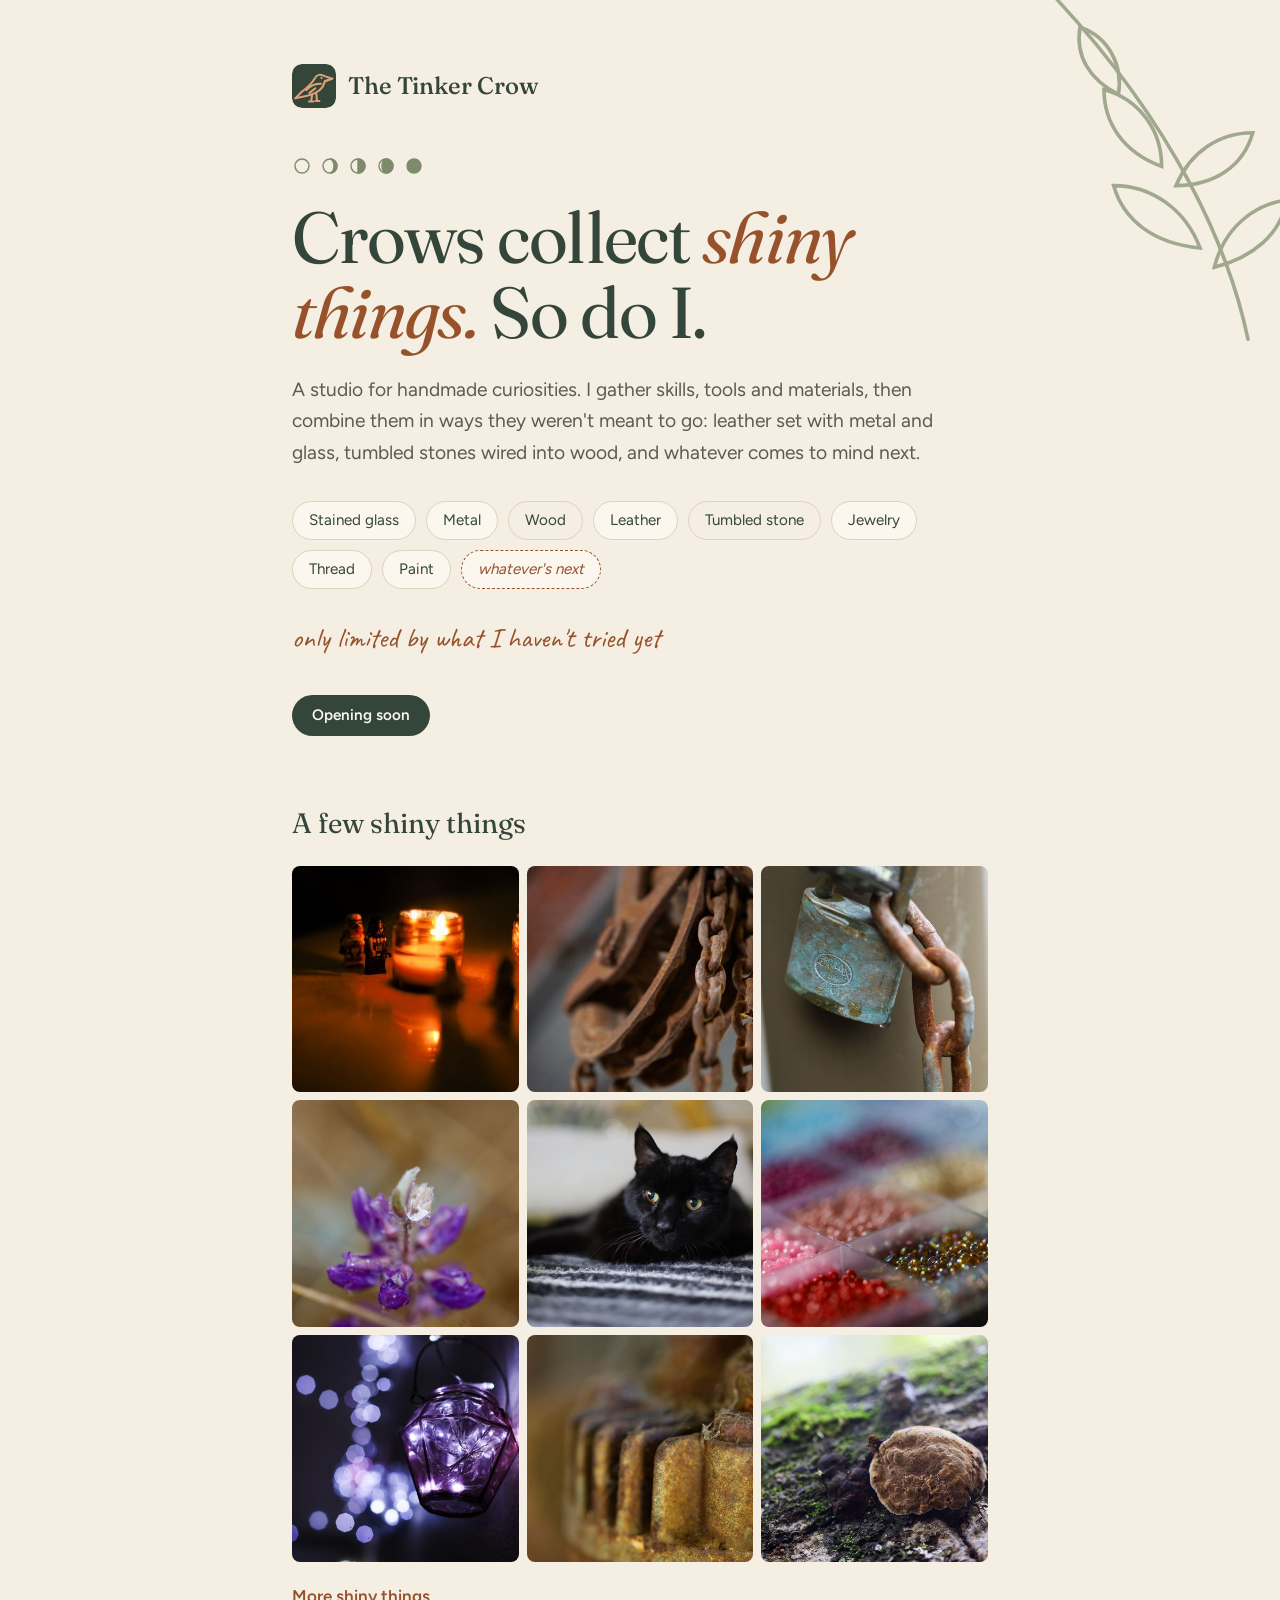
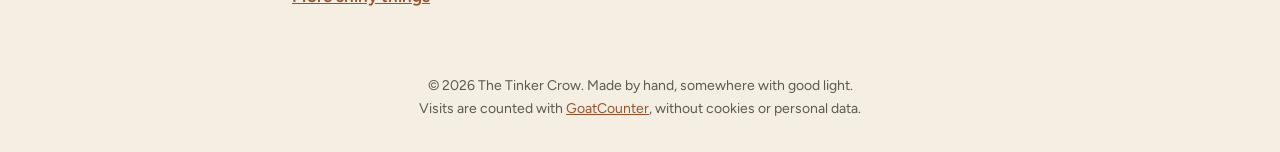
<file: index.html>
<!doctype html>
<html lang="en">
<head>
  <meta charset="utf-8">
  <meta name="viewport" content="width=device-width, initial-scale=1">
  <title>The Tinker Crow — handmade curiosities</title>
  <meta name="description" content="A studio for handmade curiosities: stained glass, metal, wood, leather, tumbled stone and thread, combined in ways they weren't meant to go. Opening soon.">
  <meta name="theme-color" content="#f4eee3" media="(prefers-color-scheme: light)">
  <meta name="theme-color" content="#1b221d" media="(prefers-color-scheme: dark)">
  <link rel="icon" href="/favicon.ico?v=1" sizes="32x32">
  <link rel="icon" href="/favicon.svg?v=2" type="image/svg+xml">
  <link rel="apple-touch-icon" href="/apple-touch-icon.png?v=1">
  <meta property="og:type" content="website">
  <meta property="og:url" content="https://thetinkercrow.com/">
  <meta property="og:title" content="The Tinker Crow — handmade curiosities">
  <meta property="og:description" content="Crows collect shiny things. So do I. Glass, metal, wood, leather, stone and thread, combined in ways they weren't meant to go.">
  <meta property="og:image" content="https://thetinkercrow.com/og-image.png?v=2">
  <meta name="twitter:card" content="summary_large_image">
  <link rel="stylesheet" href="/css/tokens.css">
  <link rel="stylesheet" href="/css/site.css">
  <link rel="canonical" href="https://thetinkercrow.com/">
</head>
<body>
  <div class="sprig" aria-hidden="true">
    <svg viewBox="0 0 120 150" fill="none" stroke="currentColor" stroke-width="1.5" stroke-linecap="round">
      <path d="M100 148C92 110 70 60 20 6"/>
      <path d="M80 110c-20-2-32-12-36-26 16 0 30 10 36 26z"/>
      <path d="M64 76c-16-6-24-18-24-32 14 4 24 16 24 32z"/>
      <path d="M46 46c-12-6-18-16-16-28 12 4 18 16 16 28z"/>
      <path d="M86 118c4-16 16-26 30-28-2 14-14 24-30 28z"/>
      <path d="M70 84c6-14 18-22 32-22-4 14-16 22-32 22z"/>
    </svg>
  </div>
  <main>
    <p class="wordmark"><img src="/favicon.svg?v=2" alt="">The Tinker Crow</p>
    <svg class="moons" viewBox="0 0 140 20" fill="none" stroke="currentColor" stroke-width="1.4" aria-hidden="true">
      <circle cx="10" cy="10" r="7"/>
      <circle cx="38" cy="10" r="7"/><path d="M38 3a7 7 0 0 1 0 14a4 7 0 0 0 0-14z" fill="currentColor"/>
      <circle cx="66" cy="10" r="7"/><path d="M66 3a7 7 0 0 1 0 14z" fill="currentColor"/>
      <circle cx="94" cy="10" r="7"/><path d="M94 3a7 7 0 0 1 0 14a4 7 0 0 1 0-14z" fill="currentColor"/>
      <circle cx="122" cy="10" r="7" fill="currentColor"/>
    </svg>
    <h1>Crows collect <em>shiny things.</em> So do I.</h1>
    <p class="lede">A studio for handmade curiosities. I gather skills, tools and materials, then combine them in ways they weren't meant to go: leather set with metal and glass, tumbled stones wired into wood, and whatever comes to mind next.</p>
    <ul class="mediums" aria-label="Mediums">
      <li><a href="/gallery#m-glass">Stained glass</a></li>
      <li><a href="/gallery#m-metal">Metal</a></li>
      <li>Wood</li>
      <li><a href="/gallery#m-leather">Leather</a></li>
      <li>Tumbled stone</li>
      <li><a href="/gallery#m-beads">Jewelry</a></li>
      <li><a href="/gallery#m-string">Thread</a></li>
      <li><a href="/gallery#m-paint">Paint</a></li>
      <li class="next"><a href="/gallery#m-bench">whatever's next</a></li>
    </ul>
    <p class="note">only limited by what I haven't tried yet</p>
    <span class="soon">Opening soon</span>
    <section class="gallery" aria-labelledby="gallery-heading">
      <h2 id="gallery-heading">A few shiny things</h2>
      <ul>
      <li><a href="/photos/candles-pair.jpg"><img src="/photos/thumbs/candles-pair.jpg" width="640" height="427" alt="Candles glowing in mercury-glass holders on a dark table" loading="lazy" decoding="async"></a></li>
      <li><a href="/photos/rust-chain-hoist.jpg"><img src="/photos/thumbs/rust-chain-hoist.jpg" width="640" height="427" alt="Rusted chain hoist hanging in a workshop" loading="lazy" decoding="async"></a></li>
      <li><a href="/photos/lock-verdigris.jpg"><img src="/photos/thumbs/lock-verdigris.jpg" width="640" height="427" alt="Padlock gone green with verdigris on a rusted chain" loading="lazy" decoding="async"></a></li>
      <li><a href="/photos/garden-lupine-dew.jpg"><img src="/photos/thumbs/garden-lupine-dew.jpg" width="640" height="427" alt="Purple lupine bud beaded with dew" loading="lazy" decoding="async"></a></li>
      <li><a href="/photos/cat-blanket.jpg"><img src="/photos/thumbs/cat-blanket.jpg" width="640" height="427" alt="Black cat curled on a striped blanket" loading="lazy" decoding="async"></a></li>
      <li><a href="/photos/bench-bead-trays.jpg"><img src="/photos/thumbs/bench-bead-trays.jpg" width="640" height="427" alt="Trays of seed beads sorted by color" loading="lazy" decoding="async"></a></li>
      <li><a href="/photos/lantern-violet.jpg"><img src="/photos/thumbs/lantern-violet.jpg" width="640" height="427" alt="Violet glass lantern among blurred string lights" loading="lazy" decoding="async"></a></li>
      <li><a href="/photos/rust-gear.jpg"><img src="/photos/thumbs/rust-gear.jpg" width="640" height="427" alt="Rusted gear housing up close" loading="lazy" decoding="async"></a></li>
      <li><a href="/photos/garden-moss-mushroom.jpg"><img src="/photos/thumbs/garden-moss-mushroom.jpg" width="640" height="427" alt="Bracket mushroom on a mossy log" loading="lazy" decoding="async"></a></li>
      </ul>
      <p class="more"><a href="/gallery">More shiny things</a></p>
    </section>
  </main>
  <footer><p>&copy; 2026 The Tinker Crow. Made by hand, somewhere with good light.</p>
    <p>Visits are counted with <a href="https://www.goatcounter.com/">GoatCounter</a>, without cookies or personal data.</p></footer>
<script data-goatcounter="https://thetinkercrow.goatcounter.com/count" async src="/count.js?v=1"></script>
</body>
</html>
</file>
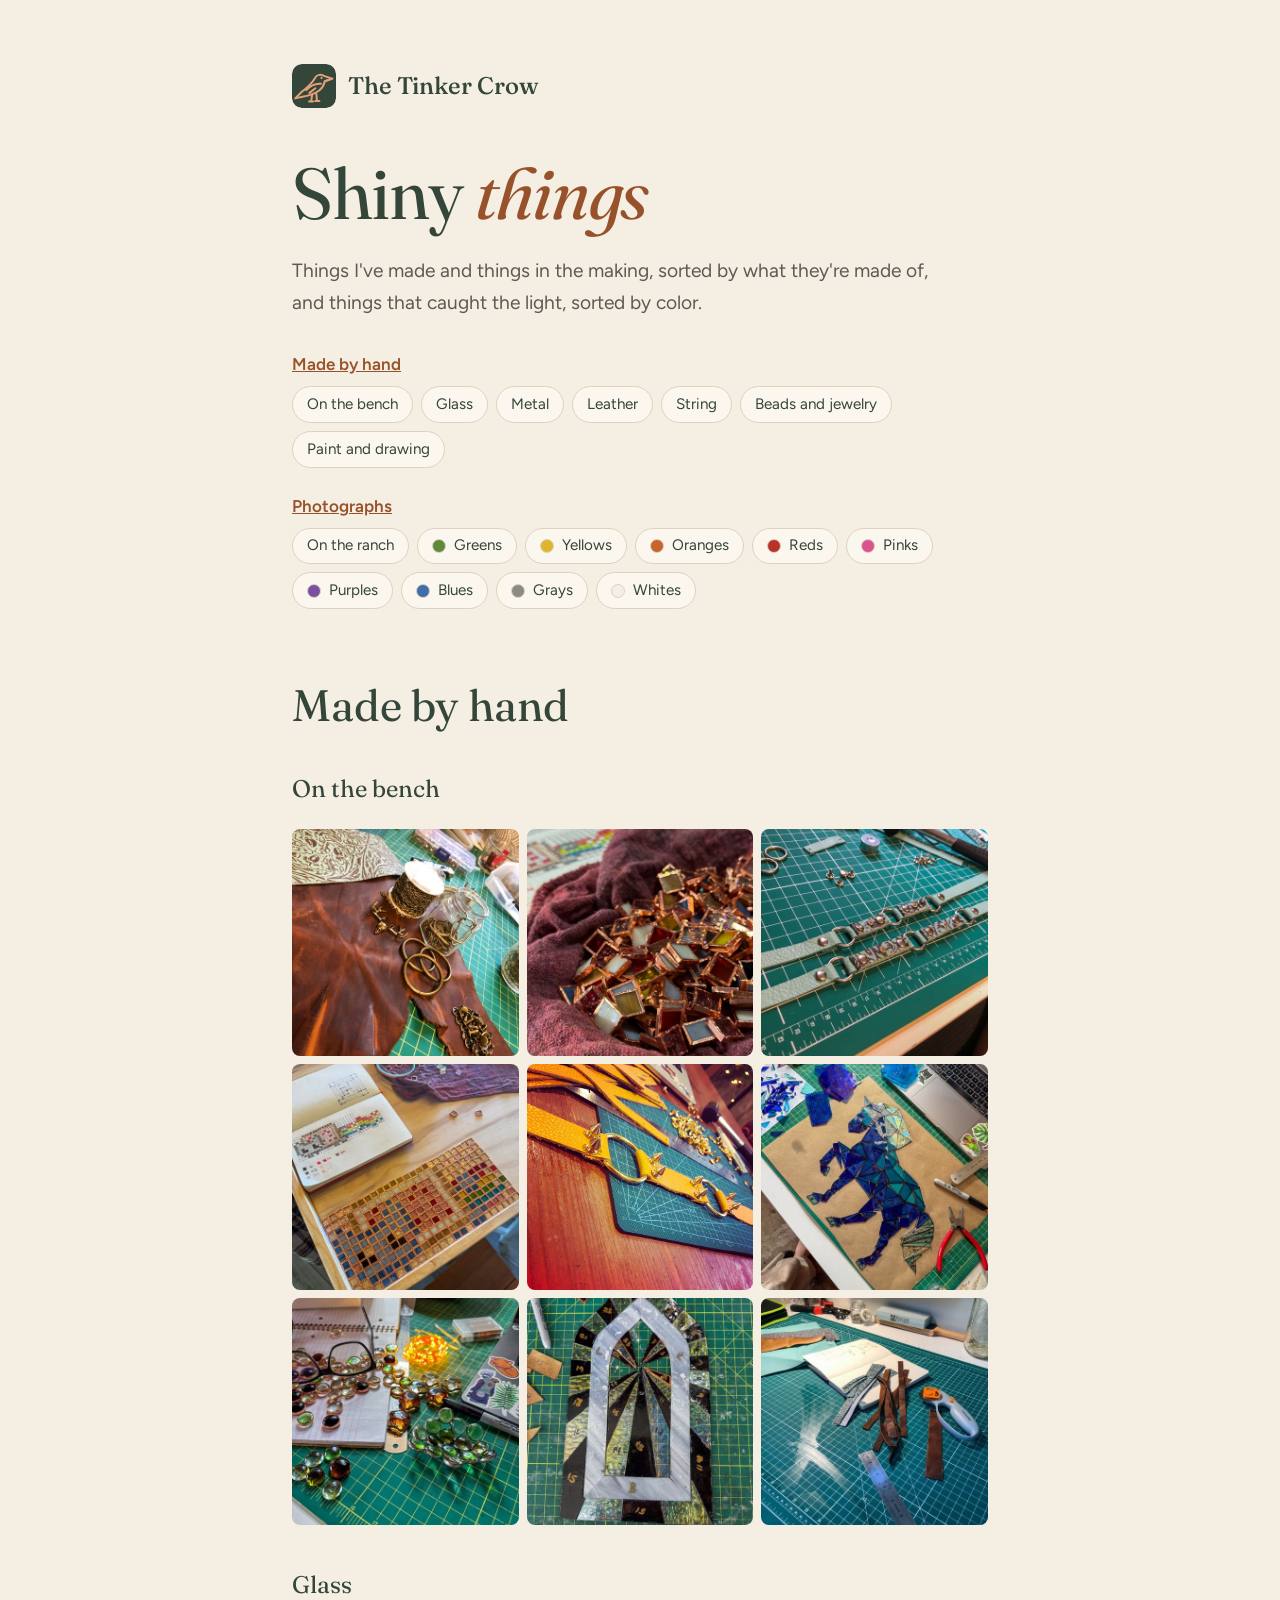
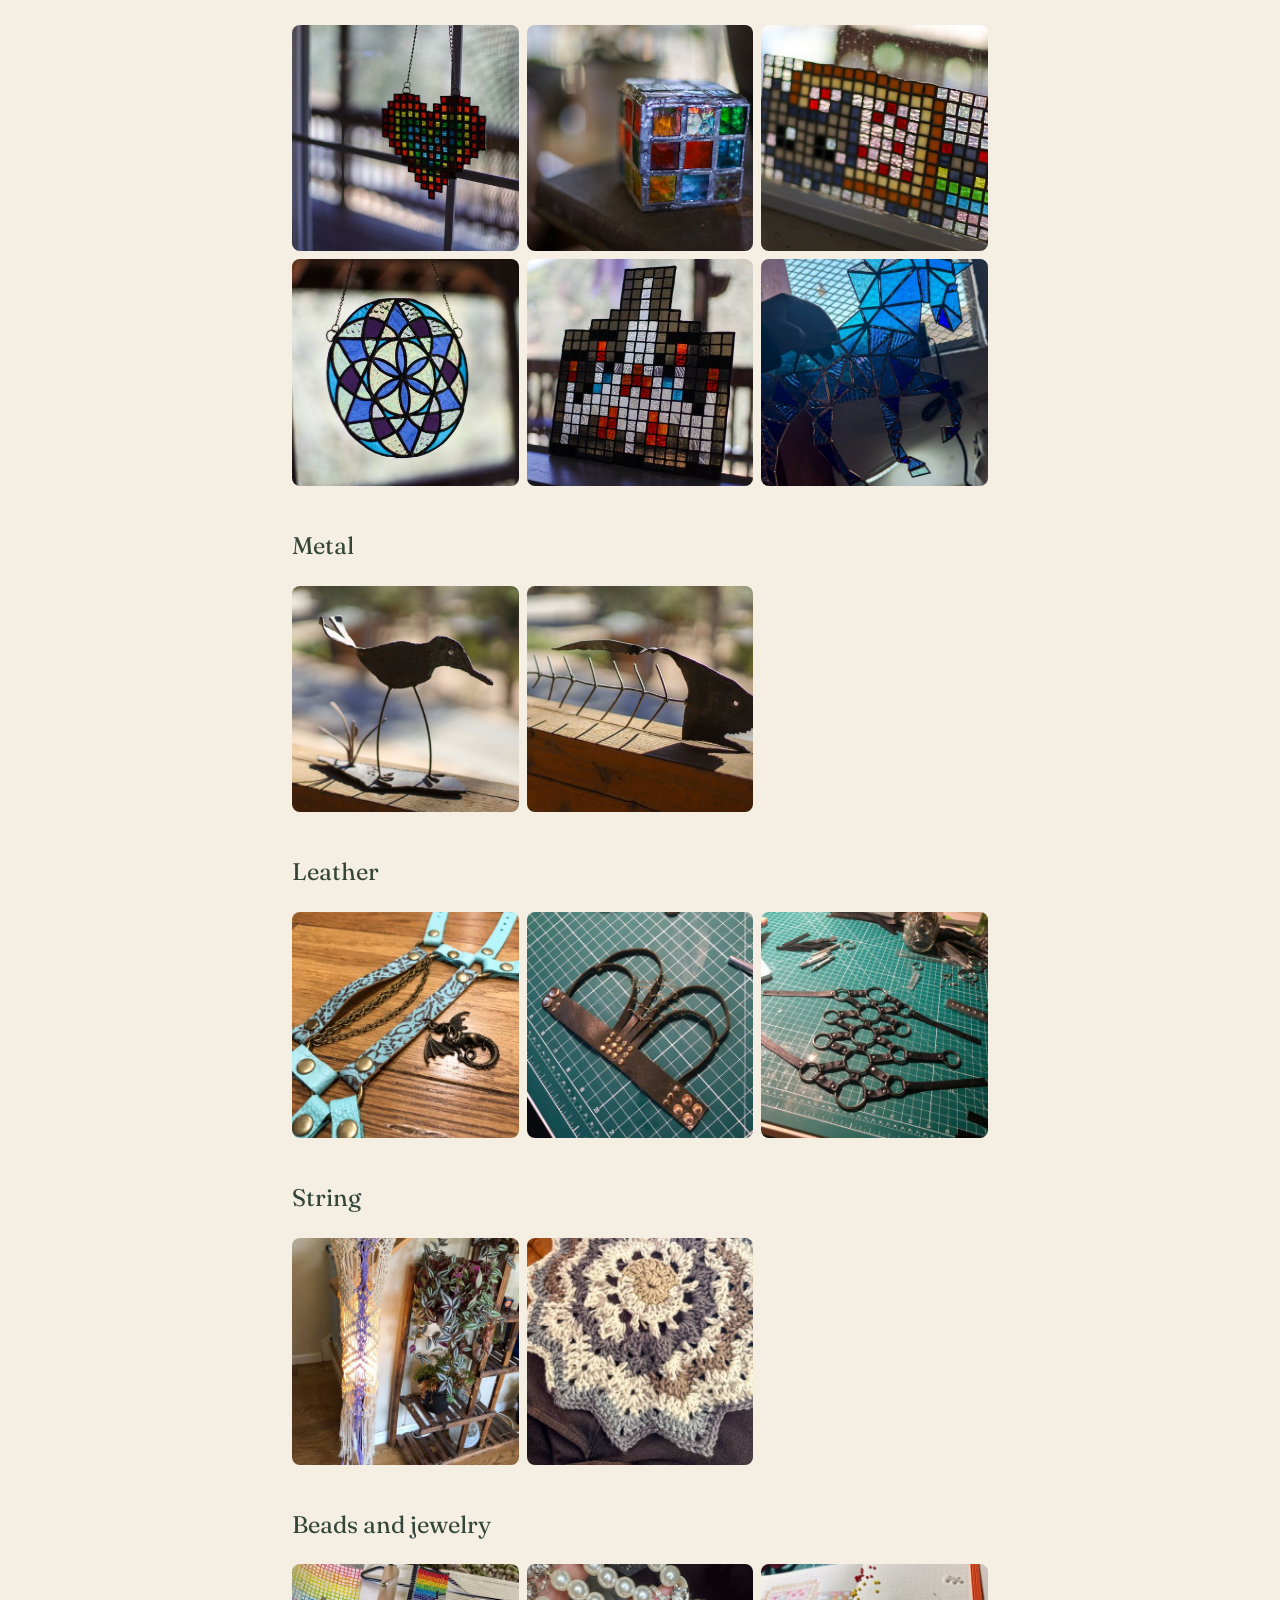
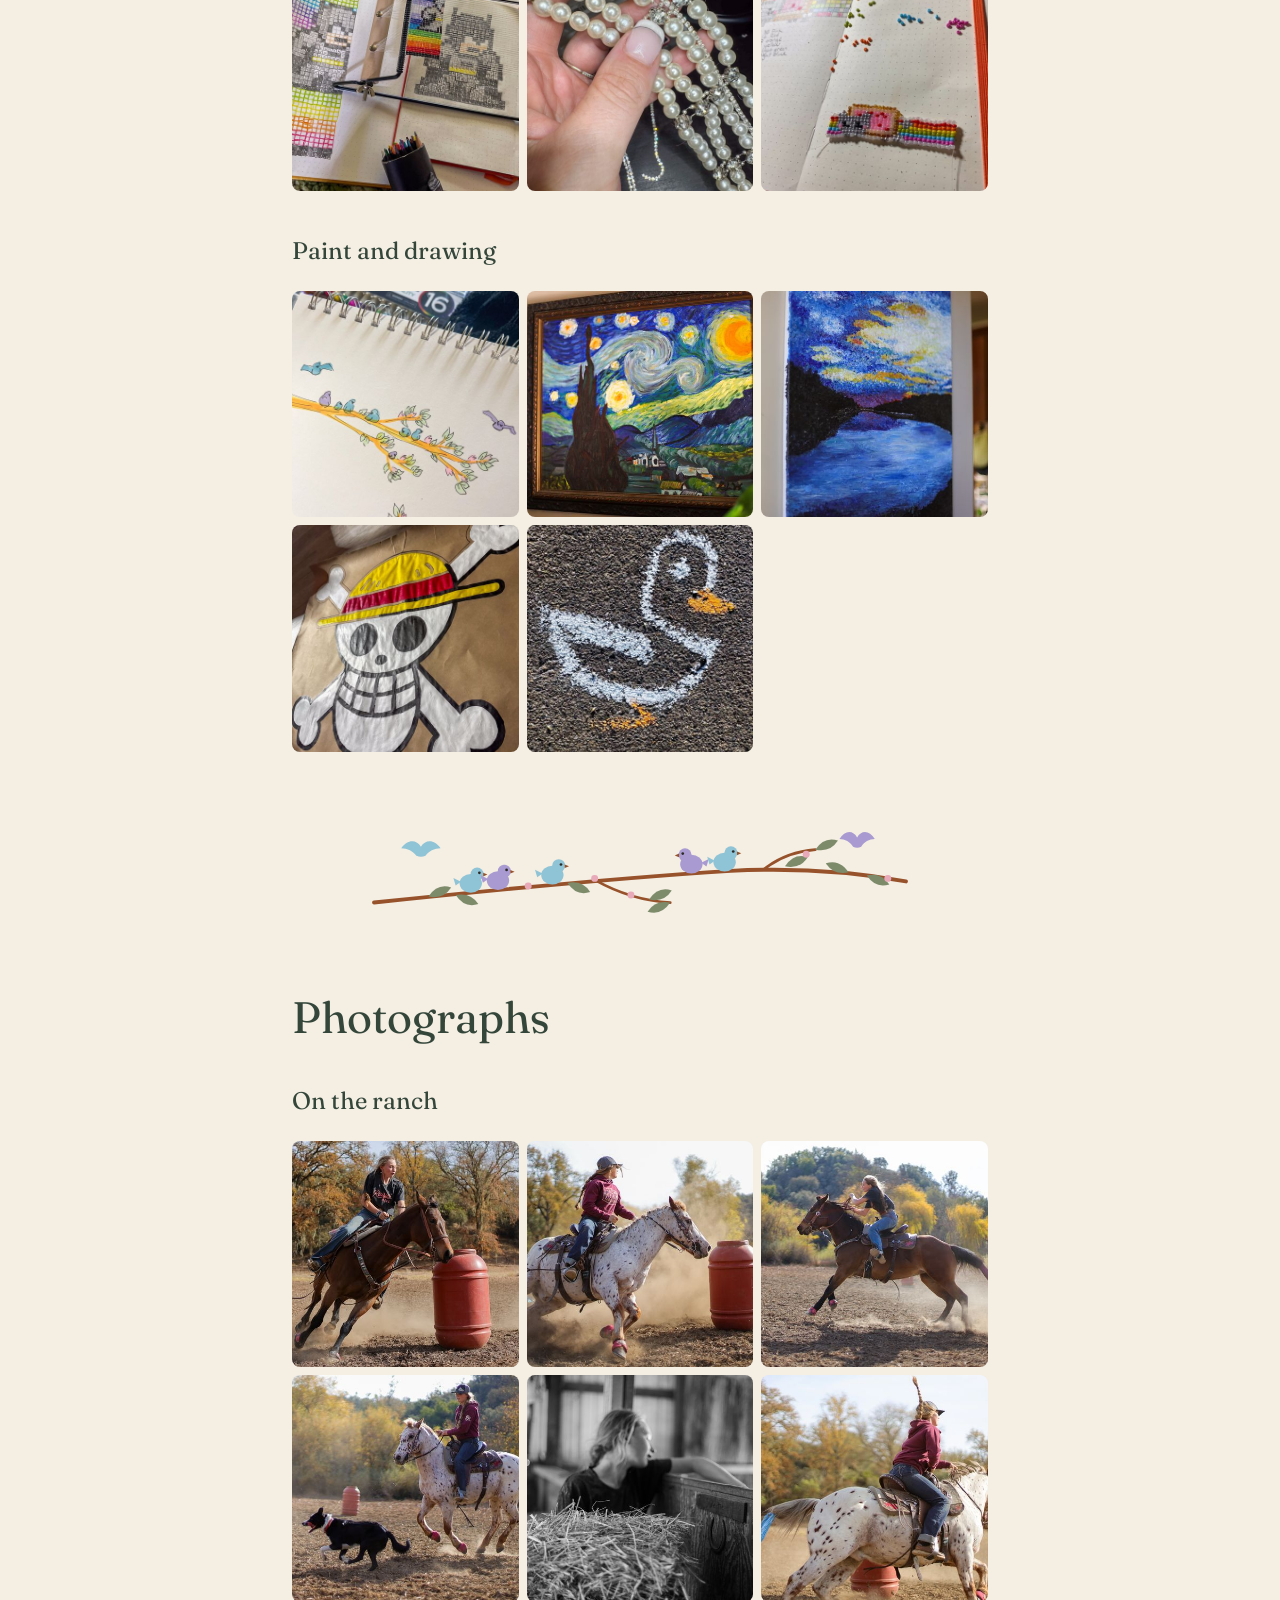
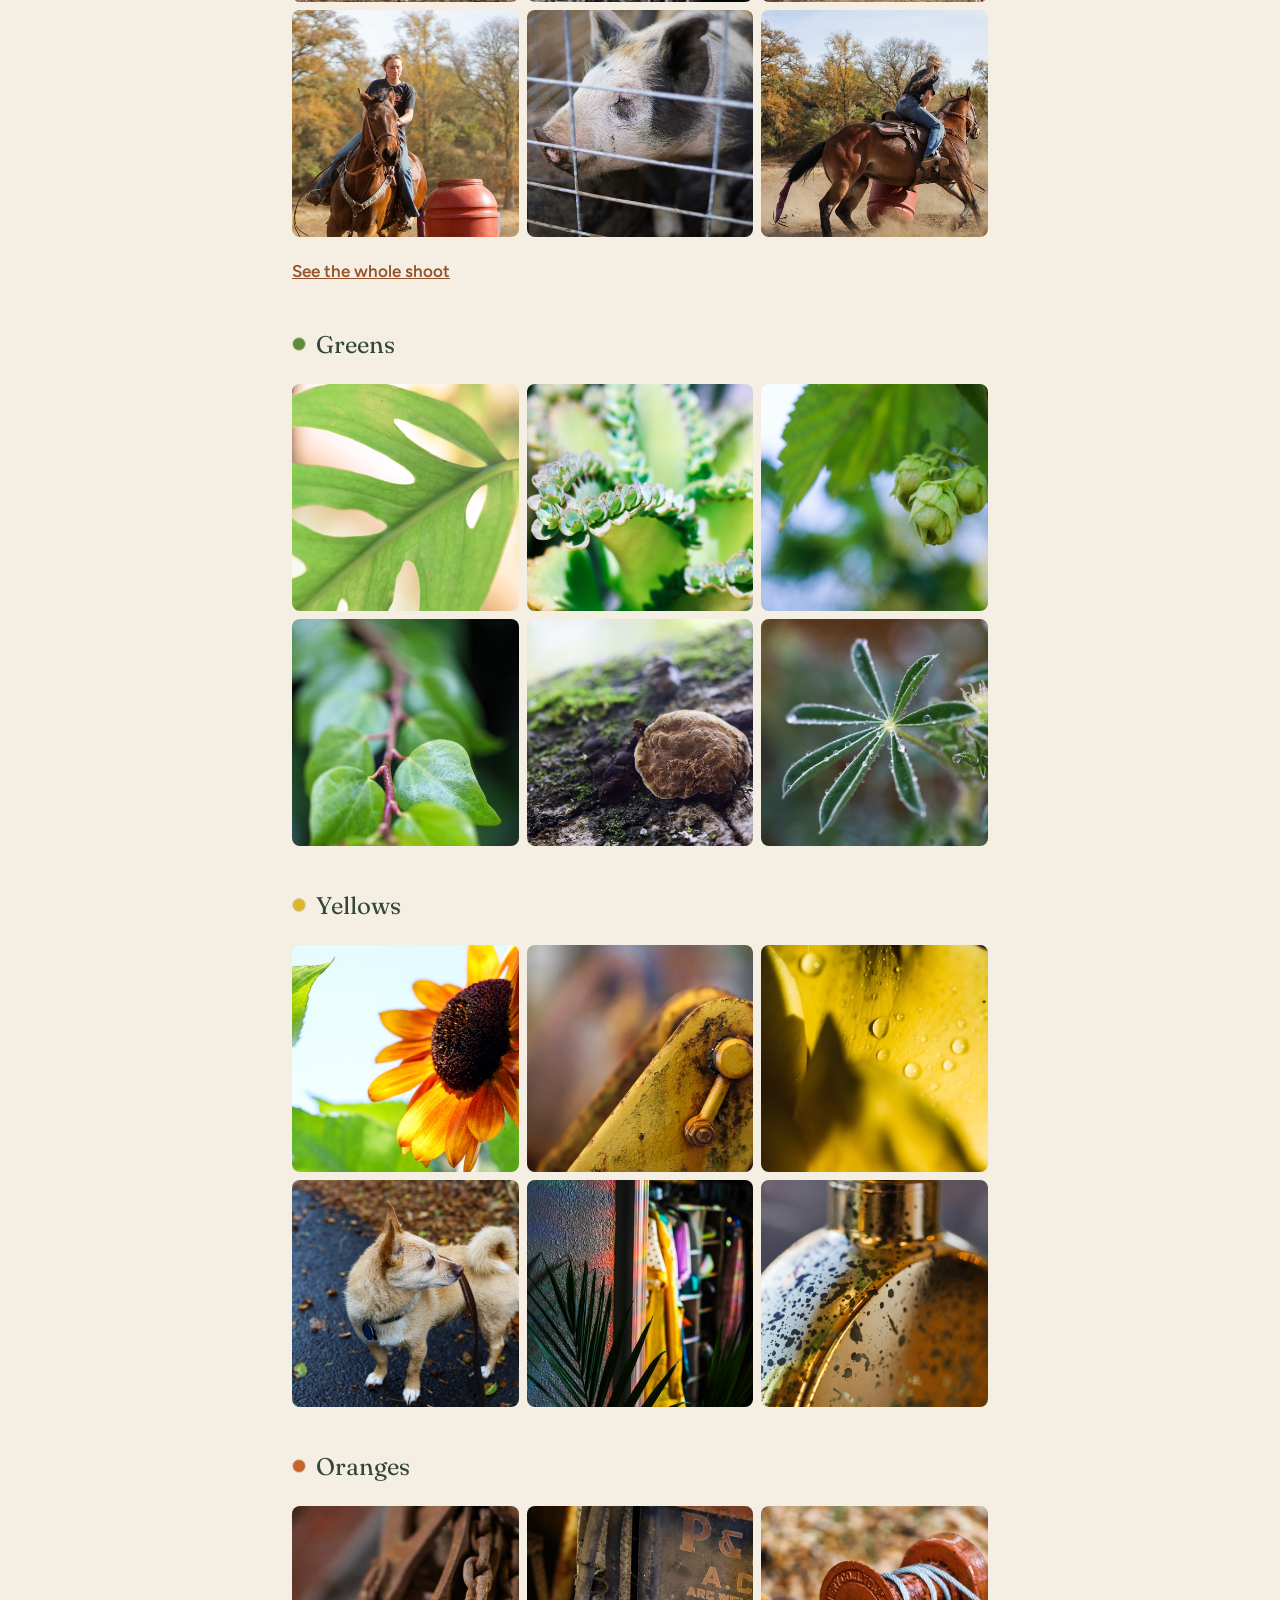
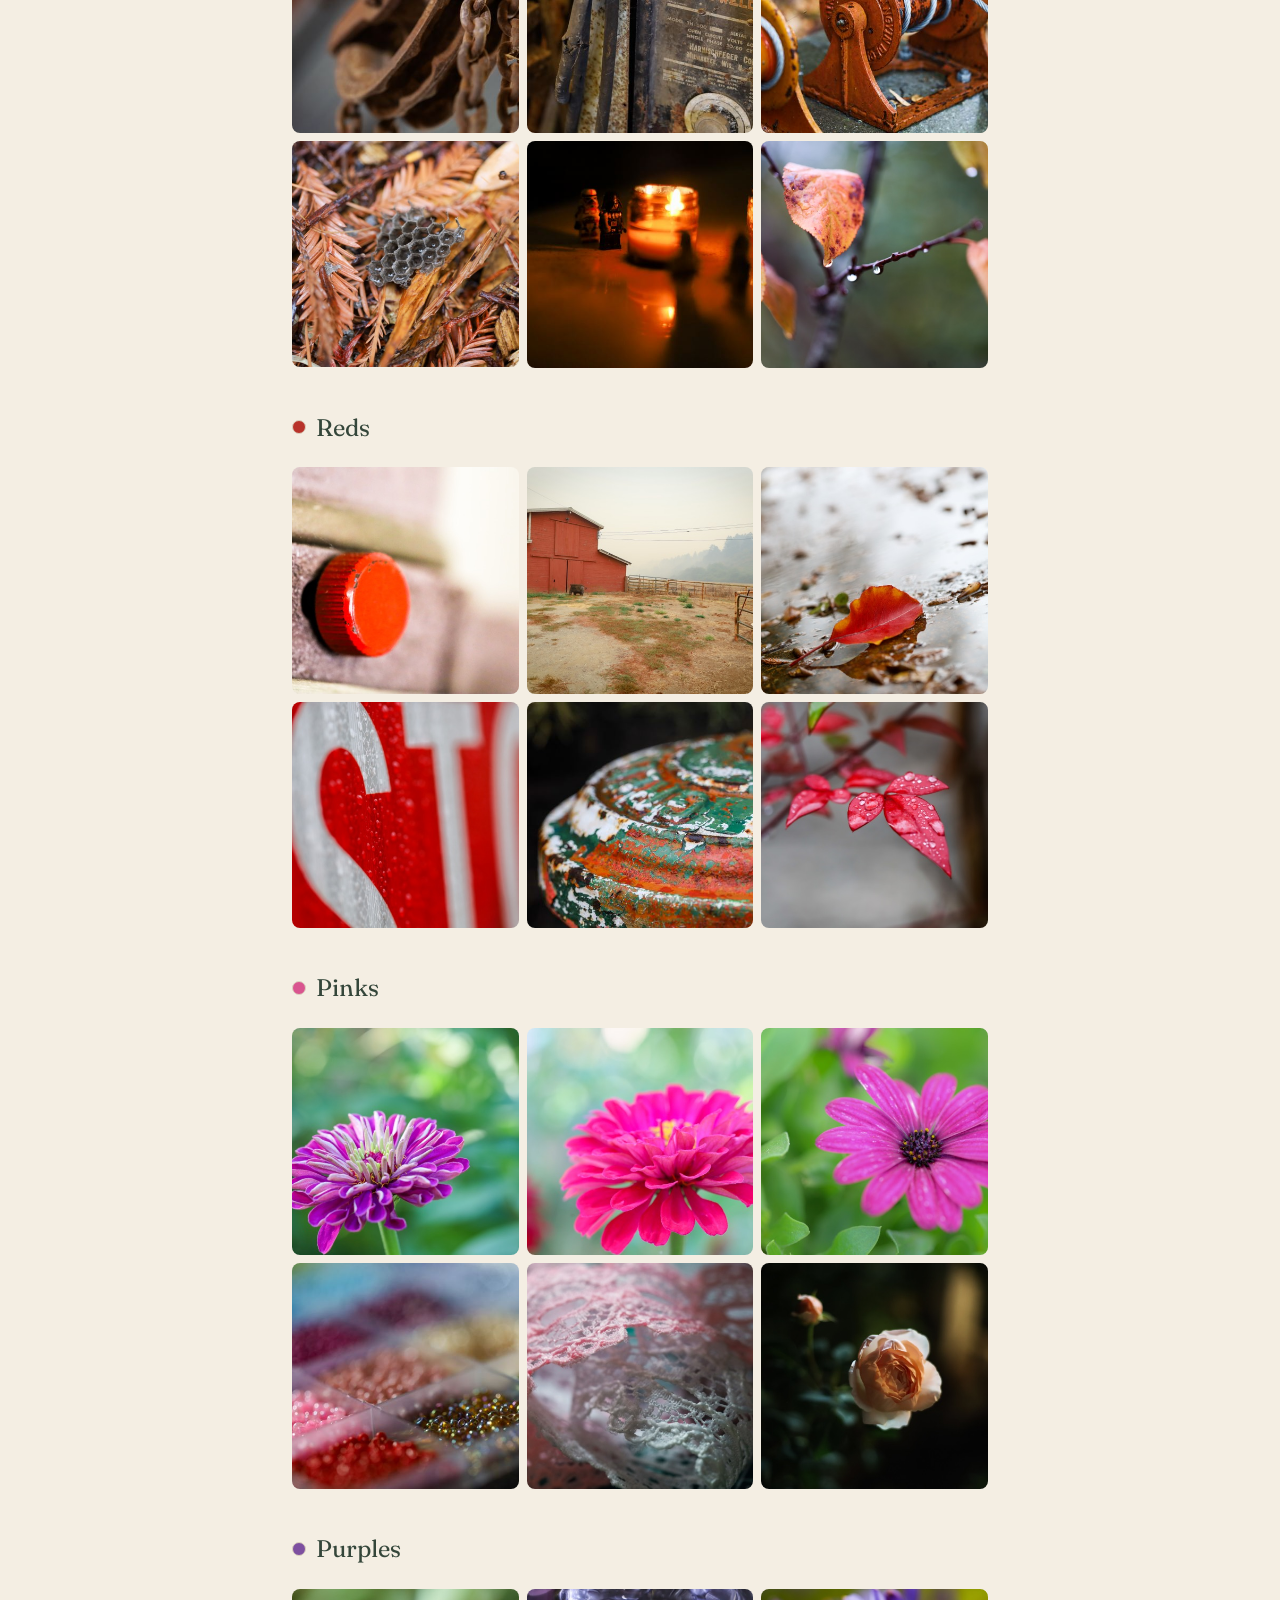
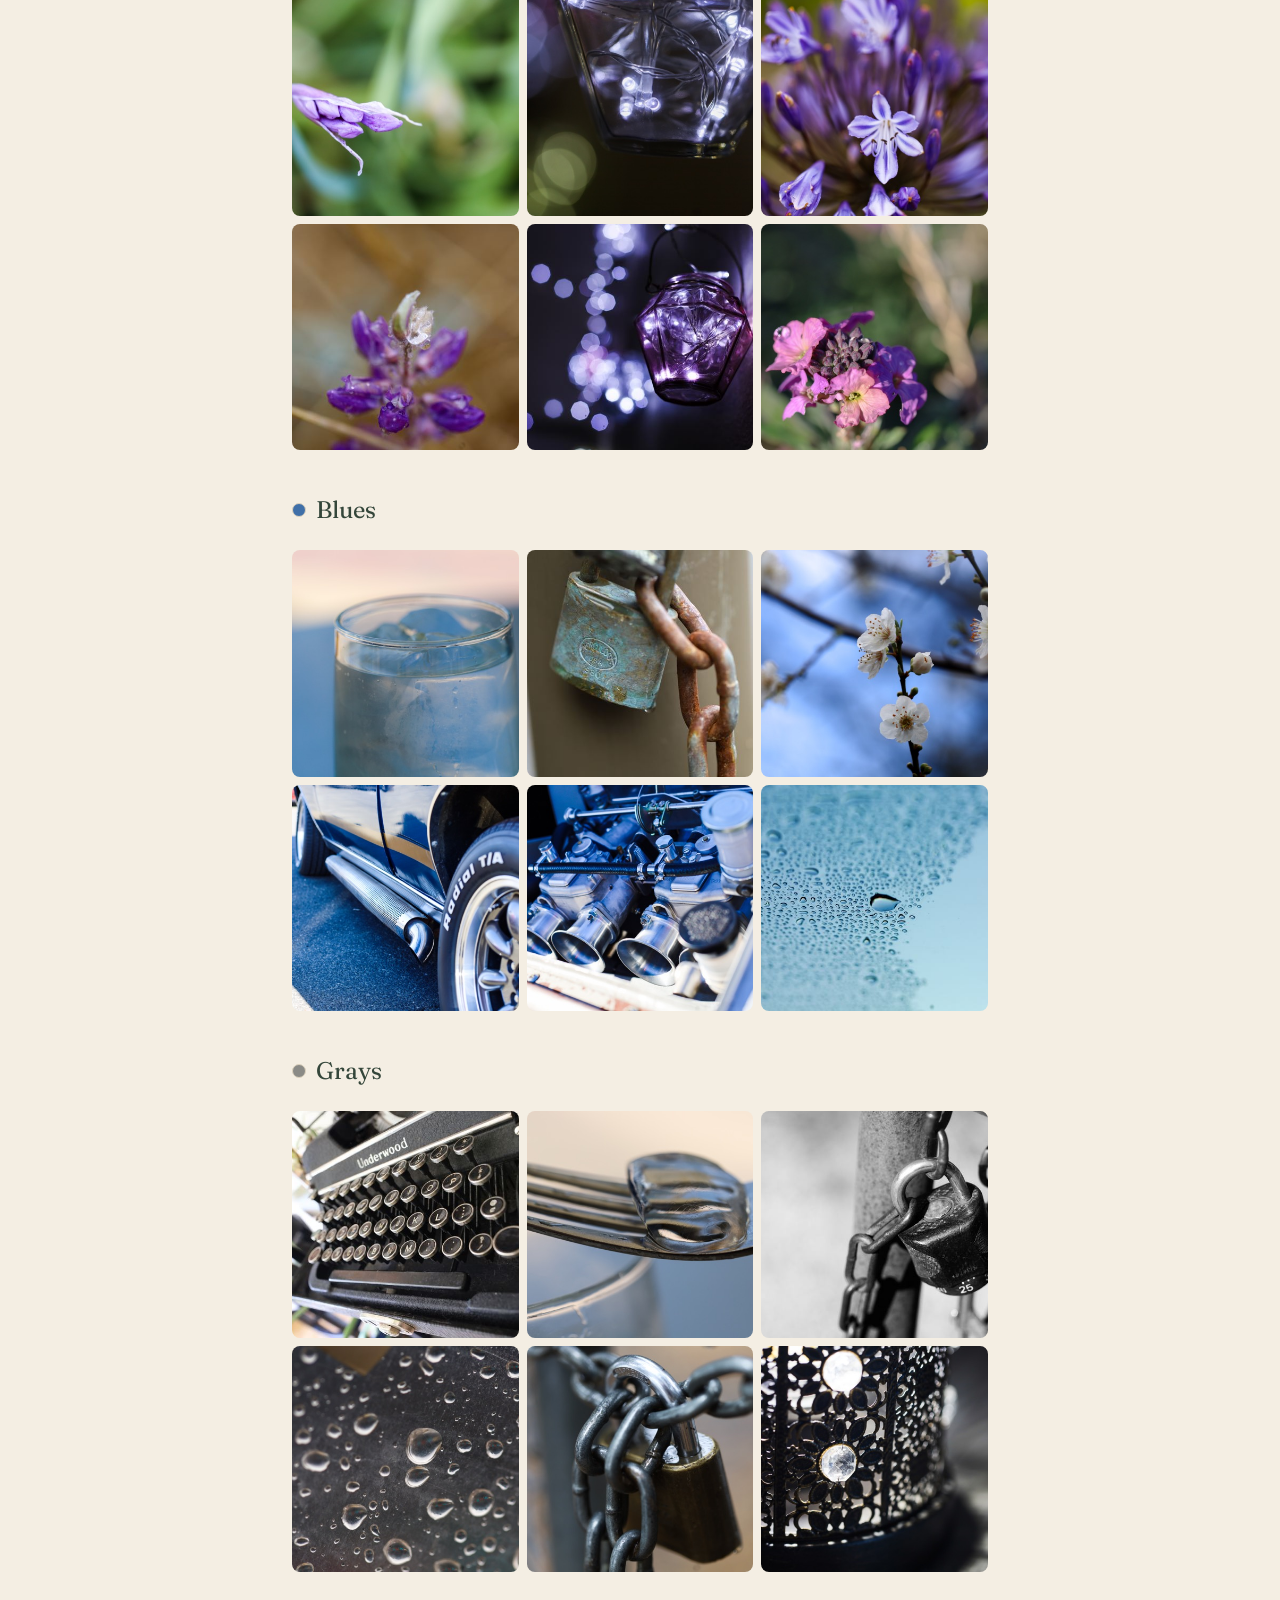
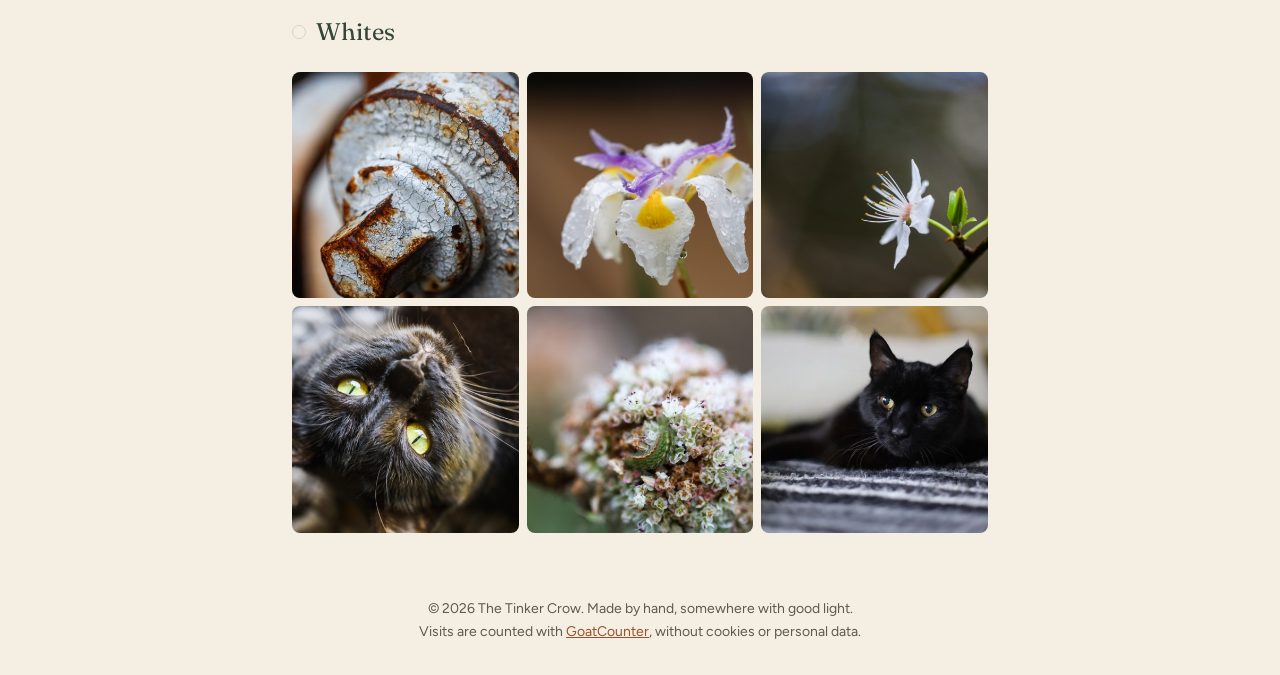
<file: gallery.html>
<!doctype html>
<html lang="en">
<head>
  <meta charset="utf-8">
  <meta name="viewport" content="width=device-width, initial-scale=1">
  <title>Shiny things — The Tinker Crow</title>
  <meta name="description" content="Handmade pieces from The Tinker Crow in glass, metal, leather, string, beads and paint, work on the bench, and photographs sorted by color.">
  <meta name="theme-color" content="#f4eee3" media="(prefers-color-scheme: light)">
  <meta name="theme-color" content="#1b221d" media="(prefers-color-scheme: dark)">
  <link rel="icon" href="/favicon.ico?v=1" sizes="32x32">
  <link rel="icon" href="/favicon.svg?v=2" type="image/svg+xml">
  <link rel="apple-touch-icon" href="/apple-touch-icon.png?v=1">
  <meta property="og:type" content="website">
  <meta property="og:url" content="https://thetinkercrow.com/gallery">
  <meta property="og:title" content="Shiny things — The Tinker Crow">
  <meta property="og:description" content="Handmade pieces by material, and photographs by color.">
  <meta property="og:image" content="https://thetinkercrow.com/og-image.png?v=2">
  <meta name="twitter:card" content="summary_large_image">
  <link rel="stylesheet" href="/css/tokens.css">
  <link rel="stylesheet" href="/css/site.css">
  <link rel="canonical" href="https://thetinkercrow.com/gallery">
</head>
<body>
  <main>
    <p class="wordmark"><a href="/"><img src="/favicon.svg?v=2" alt="">The Tinker Crow</a></p>
    <h1>Shiny <em>things</em></h1>
    <p class="lede">Things I've made and things in the making, sorted by what they're made of, and things that caught the light, sorted by color.</p>
    <nav class="jump" aria-label="Gallery sections">
      <p><a href="#made">Made by hand</a></p>
      <ul><li><a href="#m-bench">On the bench</a></li><li><a href="#m-glass">Glass</a></li><li><a href="#m-metal">Metal</a></li><li><a href="#m-leather">Leather</a></li><li><a href="#m-string">String</a></li><li><a href="#m-beads">Beads and jewelry</a></li><li><a href="#m-paint">Paint and drawing</a></li></ul>
      <p><a href="#photos">Photographs</a></p>
      <ul><li><a href="#c-ranch">On the ranch</a></li><li><a href="#c-green"><span class="swatch sw-green" aria-hidden="true"></span>Greens</a></li><li><a href="#c-yellow"><span class="swatch sw-yellow" aria-hidden="true"></span>Yellows</a></li><li><a href="#c-oranges"><span class="swatch sw-oranges" aria-hidden="true"></span>Oranges</a></li><li><a href="#c-reds"><span class="swatch sw-reds" aria-hidden="true"></span>Reds</a></li><li><a href="#c-pinks"><span class="swatch sw-pinks" aria-hidden="true"></span>Pinks</a></li><li><a href="#c-purple"><span class="swatch sw-purple" aria-hidden="true"></span>Purples</a></li><li><a href="#c-blues"><span class="swatch sw-blues" aria-hidden="true"></span>Blues</a></li><li><a href="#c-grays"><span class="swatch sw-grays" aria-hidden="true"></span>Grays</a></li><li><a href="#c-whites"><span class="swatch sw-whites" aria-hidden="true"></span>Whites</a></li></ul>
    </nav>

    <div class="part" id="made">
      <h2>Made by hand</h2>
      <section class="gallery" aria-labelledby="m-bench">
        <h3 id="m-bench">On the bench</h3>
        <ul>
        <li><a href="/photos/process-leather-picking.jpg"><img src="/photos/thumbs/process-leather-picking.jpg" width="480" height="640" alt="Choosing leather: a brown hide with brass rings, chain and charms" loading="lazy" decoding="async"></a></li>
        <li><a href="/photos/process-glass-copper-foil.jpg"><img src="/photos/thumbs/process-glass-copper-foil.jpg" width="480" height="640" alt="A pile of glass squares wrapped in copper foil" loading="lazy" decoding="async"></a></li>
        <li><a href="/photos/process-leather-rivets.jpg"><img src="/photos/thumbs/process-leather-rivets.jpg" width="480" height="640" alt="Rivets, rings and a mallet laid out beside two straps in progress" loading="lazy" decoding="async"></a></li>
        <li><a href="/photos/process-glass-pixel-layout.jpg"><img src="/photos/thumbs/process-glass-pixel-layout.jpg" width="480" height="640" alt="Glass tiles laid out from a pixel pattern in a notebook" loading="lazy" decoding="async"></a></li>
        <li><a href="/photos/process-leather-yellow-harness.jpg"><img src="/photos/thumbs/process-leather-yellow-harness.jpg" width="640" height="640" alt="Yellow leather harness in progress, set with gold spikes and rings" loading="lazy" decoding="async"></a></li>
        <li><a href="/photos/process-glass-horse-layout.jpg"><img src="/photos/thumbs/process-glass-horse-layout.jpg" width="480" height="640" alt="Blue glass pieces laid out on the horse pattern" loading="lazy" decoding="async"></a></li>
        <li><a href="/photos/process-glass-gems.jpg"><img src="/photos/thumbs/process-glass-gems.jpg" width="480" height="640" alt="Glass gems spread across the bench beside a lamp in progress" loading="lazy" decoding="async"></a></li>
        <li><a href="/photos/process-glass-arch-assembly.jpg"><img src="/photos/thumbs/process-glass-arch-assembly.jpg" width="480" height="640" alt="The arch window pieces fitted together on the cutting mat" loading="lazy" decoding="async"></a></li>
        <li><a href="/photos/process-leather-strips.jpg"><img src="/photos/thumbs/process-leather-strips.jpg" width="480" height="640" alt="Freshly cut leather strips beside a rotary cutter and a steel rule" loading="lazy" decoding="async"></a></li>
        </ul>
      </section>
      <section class="gallery" aria-labelledby="m-glass">
        <h3 id="m-glass">Glass</h3>
        <ul>
        <li><a href="/photos/glasswork-heart-rainbow.jpg"><img src="/photos/thumbs/glasswork-heart-rainbow.jpg" width="640" height="426" alt="Rainbow pixel-heart suncatcher hanging in a window" loading="lazy" decoding="async"></a></li>
        <li><a href="/photos/glasswork-cube.jpg"><img src="/photos/thumbs/glasswork-cube.jpg" width="640" height="426" alt="Stained-glass cube in bright squares of color, like a puzzle cube" loading="lazy" decoding="async"></a></li>
        <li><a href="/photos/glasswork-pixel-cat-panel.jpg"><img src="/photos/thumbs/glasswork-pixel-cat-panel.jpg" width="640" height="426" alt="Pixel-art stained-glass cat with a rainbow trail" loading="lazy" decoding="async"></a></li>
        <li><a href="/photos/glasswork-mandala-blue.jpg"><img src="/photos/thumbs/glasswork-mandala-blue.jpg" width="640" height="426" alt="Blue and violet stained-glass mandala hanging in a window" loading="lazy" decoding="async"></a></li>
        <li><a href="/photos/glasswork-pixel-tower.jpg"><img src="/photos/thumbs/glasswork-pixel-tower.jpg" width="640" height="426" alt="Pixel-art stained-glass panel in black, white and red standing on a sill" loading="lazy" decoding="async"></a></li>
        <li><a href="/photos/glasswork-horse-window.jpg"><img src="/photos/thumbs/glasswork-horse-window.jpg" width="480" height="640" alt="Faceted blue stained-glass horse lit by a window" loading="lazy" decoding="async"></a></li>
        </ul>
      </section>
      <section class="gallery" aria-labelledby="m-metal">
        <h3 id="m-metal">Metal</h3>
        <ul>
        <li><a href="/photos/metal-shorebird.jpg"><img src="/photos/thumbs/metal-shorebird.jpg" width="640" height="610" alt="Metal sculpture of a long-billed shorebird on wire legs, standing in steel reeds" loading="lazy" decoding="async"></a></li>
        <li><a href="/photos/metal-fish-skeleton.jpg"><img src="/photos/thumbs/metal-fish-skeleton.jpg" width="640" height="397" alt="Metal sculpture of a fish with a cut-steel head and a wire skeleton for a body" loading="lazy" decoding="async"></a></li>
        </ul>
      </section>
      <section class="gallery" aria-labelledby="m-leather">
        <h3 id="m-leather">Leather</h3>
        <ul>
        <li><a href="/photos/leather-harness-turquoise.jpg"><img src="/photos/thumbs/leather-harness-turquoise.jpg" width="480" height="640" alt="Turquoise tooled-leather harness with brass chain and a dragon charm" loading="lazy" decoding="async"></a></li>
        <li><a href="/photos/leather-cuff.jpg"><img src="/photos/thumbs/leather-cuff.jpg" width="480" height="640" alt="Brown leather cuff with riveted straps" loading="lazy" decoding="async"></a></li>
        <li><a href="/photos/leather-ring-mesh.jpg"><img src="/photos/thumbs/leather-ring-mesh.jpg" width="480" height="640" alt="Black leather straps riveted into a mesh of rings on a cutting mat" loading="lazy" decoding="async"></a></li>
        </ul>
      </section>
      <section class="gallery" aria-labelledby="m-string">
        <h3 id="m-string">String</h3>
        <ul>
        <li><a href="/photos/string-macrame-lamp.jpg"><img src="/photos/thumbs/string-macrame-lamp.jpg" width="480" height="640" alt="Tall macramé lamp shade in cream and lavender" loading="lazy" decoding="async"></a></li>
        <li><a href="/photos/string-crochet-mandala.jpg"><img src="/photos/thumbs/string-crochet-mandala.jpg" width="640" height="480" alt="Crochet mandala in cream, grey and taupe" loading="lazy" decoding="async"></a></li>
        </ul>
      </section>
      <section class="gallery" aria-labelledby="m-beads">
        <h3 id="m-beads">Beads and jewelry</h3>
        <ul>
        <li><a href="/photos/beads-batman-loom.jpg"><img src="/photos/thumbs/beads-batman-loom.jpg" width="640" height="480" alt="Batman beadwork in progress on a bead loom, beside its pixel pattern" loading="lazy" decoding="async"></a></li>
        <li><a href="/photos/beads-pearls.jpg"><img src="/photos/thumbs/beads-pearls.jpg" width="480" height="640" alt="Strands of pearls with crystal spacers held in one hand" loading="lazy" decoding="async"></a></li>
        <li><a href="/photos/beads-pixel-cat.jpg"><img src="/photos/thumbs/beads-pixel-cat.jpg" width="480" height="640" alt="Beaded pixel-art cat with a rainbow trail on a sketchbook" loading="lazy" decoding="async"></a></li>
        </ul>
      </section>
      <section class="gallery" aria-labelledby="m-paint">
        <h3 id="m-paint">Paint and drawing</h3>
        <ul>
        <li><a href="/photos/paint-birds-sketchbook.jpg"><img src="/photos/thumbs/paint-birds-sketchbook.jpg" width="480" height="640" alt="Sketchbook page of small birds on a flowering branch" loading="lazy" decoding="async"></a></li>
        <li><a href="/photos/paint-starry-night-study.jpg"><img src="/photos/thumbs/paint-starry-night-study.jpg" width="640" height="426" alt="Painted study of Van Gogh's The Starry Night in a gold frame" loading="lazy" decoding="async"></a></li>
        <li><a href="/photos/paint-night-lake.jpg"><img src="/photos/thumbs/paint-night-lake.jpg" width="426" height="640" alt="Painting of a lake at night under blue and gold clouds" loading="lazy" decoding="async"></a></li>
        <li><a href="/photos/paint-jolly-roger.jpg"><img src="/photos/thumbs/paint-jolly-roger.jpg" width="480" height="640" alt="Painted straw-hat skull-and-crossbones flag" loading="lazy" decoding="async"></a></li>
        <li><a href="/photos/paint-chalk-duck.jpg"><img src="/photos/thumbs/paint-chalk-duck.jpg" width="480" height="640" alt="Chalk drawing of a duck on pavement" loading="lazy" decoding="async"></a></li>
        </ul>
      </section>
    </div>

    <!-- Divider drawn from the birds-on-a-branch doodle in Paint and drawing. -->
    <svg class="birds" viewBox="0 0 360 64" aria-hidden="true">
      <path class="b-branch" d="M4 52C80 44 160 36 240 31C280 29 318 31 356 38"/>
      <path class="b-branch thin" d="M150 37C166 46 182 51 200 52M262 30C272 22 284 18 296 17"/>
      <path class="b-leaf" d="M40 48q6 -9 15 -6q-5 8 -15 6z"/>
      <path class="b-leaf" d="M58 47q6 9 15 6q-5 -8 -15 -6z"/>
      <path class="b-leaf" d="M132 39q6 9 15 6q-5 -8 -15 -6z"/>
      <path class="b-leaf" d="M186 50q6 -9 15 -6q-5 8 -15 6z"/>
      <path class="b-leaf" d="M200 52q-6 9 -15 6q5 -8 15 -6z"/>
      <path class="b-leaf" d="M276 28q6 -9 15 -6q-5 8 -15 6z"/>
      <path class="b-leaf" d="M296 17q6 -9 15 -6q-5 8 -15 6z"/>
      <path class="b-leaf" d="M330 34q6 9 15 6q-5 -8 -15 -6z"/>
      <path class="b-leaf" d="M318 32q-6 -9 -15 -6q5 8 15 6z"/>
      <circle class="b-bud" cx="106" cy="41" r="2.3"/>
      <circle class="b-bud" cx="174" cy="47" r="2.3"/>
      <circle class="b-bud" cx="290" cy="20" r="2.3"/>
      <circle class="b-bud" cx="344" cy="36" r="2.3"/>
      <circle class="b-bud" cx="150" cy="36" r="2.3"/>
      <g class="b-bird blue"><ellipse cx="68" cy="39.26315789473684" rx="7.4" ry="6.2"/><circle cx="72.2" cy="33.1" r="4.3"/><path d="M61.5 38.26315789473684l-5.0 -2.5l1.5 5z"/></g><path class="b-beak" d="M76.2 32.3l2.8 1.2l-2.8 1.2z"/><circle class="b-eye" cx="73.7" cy="32.3" r="0.9"/>
      <g class="b-bird violet"><ellipse cx="86" cy="37.4" rx="7.4" ry="6.2"/><circle cx="90.2" cy="31.2" r="4.3"/><path d="M79.5 36.4l-5.0 -2.5l1.5 5z"/></g><path class="b-beak" d="M94.2 30.4l2.8 1.2l-2.8 1.2z"/><circle class="b-eye" cx="91.7" cy="30.4" r="0.9"/>
      <g class="b-bird blue"><ellipse cx="122" cy="33.8" rx="7.4" ry="6.2"/><circle cx="126.2" cy="27.6" r="4.3"/><path d="M115.5 32.8l-5.0 -2.5l1.5 5z"/></g><path class="b-beak" d="M130.2 26.8l2.8 1.2l-2.8 1.2z"/><circle class="b-eye" cx="127.7" cy="26.8" r="0.9"/>
      <g class="b-bird violet"><ellipse cx="214" cy="26.625" rx="7.4" ry="6.2"/><circle cx="209.8" cy="20.4" r="4.3"/><path d="M220.5 25.625l5.0 -2.5l-1.5 5z"/></g><path class="b-beak" d="M205.8 19.6l-2.8 1.2l2.8 1.2z"/><circle class="b-eye" cx="208.3" cy="19.6" r="0.9"/>
      <g class="b-bird blue"><ellipse cx="236" cy="25.25" rx="7.4" ry="6.2"/><circle cx="240.2" cy="19.1" r="4.3"/><path d="M229.5 24.25l-5.0 -2.5l1.5 5z"/></g><path class="b-beak" d="M244.2 18.2l2.8 1.2l-2.8 1.2z"/><circle class="b-eye" cx="241.7" cy="18.2" r="0.9"/>
      <path class="b-bird blue" d="M22 16c4 -6 10 -6 13 -1c3 -5 9 -5 13 1c-4 0 -8 2 -10 5c-2 1 -4 1 -6 0c-2 -3 -6 -5 -10 -5z"/>
      <path class="b-bird violet" d="M312 10c3.6 -6 9.0 -6 11.700000000000001 -1c2.7 -5 8.1 -5 11.700000000000001 1c-3.6 0 -7.2 2 -9.0 5c-1.8 1 -3.6 1 -5.4 0c-1.8 -3 -5.4 -5 -9.0 -5z"/>
    </svg>

    <div class="part" id="photos">
      <h2>Photographs</h2>
      <section class="gallery" aria-labelledby="c-ranch">
        <h3 id="c-ranch">On the ranch</h3>
        <ul>
        <li><a href="/photos/ranch-bay-barrel.jpg"><img src="/photos/thumbs/ranch-bay-barrel.jpg" width="640" height="426" alt="Bay horse charging past a red barrel in an autumn arena" loading="lazy" decoding="async"></a></li>
        <li><a href="/photos/ranch-appaloosa-dust-turn.jpg"><img src="/photos/thumbs/ranch-appaloosa-dust-turn.jpg" width="640" height="426" alt="Appaloosa spinning around a barrel in a cloud of dust" loading="lazy" decoding="async"></a></li>
        <li><a href="/photos/ranch-bay-gallop.jpg"><img src="/photos/thumbs/ranch-bay-gallop.jpg" width="640" height="426" alt="Bay horse in full stride under autumn hills" loading="lazy" decoding="async"></a></li>
        <li><a href="/photos/ranch-dog-alongside.jpg"><img src="/photos/thumbs/ranch-dog-alongside.jpg" width="640" height="426" alt="The dog keeping pace beside the galloping Appaloosa" loading="lazy" decoding="async"></a></li>
        <li><a href="/photos/ranch-hay-bw.jpg"><img src="/photos/thumbs/ranch-hay-bw.jpg" width="640" height="426" alt="Leaning over a stall above a pile of hay, in black and white" loading="lazy" decoding="async"></a></li>
        <li><a href="/photos/ranch-appaloosa-hat-wave.jpg"><img src="/photos/thumbs/ranch-appaloosa-hat-wave.jpg" width="640" height="426" alt="Rider waving an arm high as the Appaloosa rounds the barrel" loading="lazy" decoding="async"></a></li>
        <li><a href="/photos/ranch-barrel-tall.jpg"><img src="/photos/thumbs/ranch-barrel-tall.jpg" width="426" height="640" alt="Bay horse and rider coming around a red barrel under autumn trees" loading="lazy" decoding="async"></a></li>
        <li><a href="/photos/ranch-pig.jpg"><img src="/photos/thumbs/ranch-pig.jpg" width="640" height="426" alt="Spotted pig peering through a wire fence" loading="lazy" decoding="async"></a></li>
        <li><a href="/photos/ranch-bay-digging-in.jpg"><img src="/photos/thumbs/ranch-bay-digging-in.jpg" width="640" height="426" alt="Bay horse digging in at the barrel, kicking up dirt" loading="lazy" decoding="async"></a></li>
        </ul>
        <p class="more"><a href="/ranch">See the whole shoot</a></p>
      </section>
      <section class="gallery" aria-labelledby="c-green">
        <h3 id="c-green"><span class="swatch sw-green" aria-hidden="true"></span>Greens</h3>
        <ul>
        <li><a href="/photos/light-monstera-backlit.jpg"><img src="/photos/thumbs/light-monstera-backlit.jpg" width="640" height="427" alt="Monstera leaf glowing green with the sun behind it" loading="lazy" decoding="async"></a></li>
        <li><a href="/photos/garden-kalanchoe.jpg"><img src="/photos/thumbs/garden-kalanchoe.jpg" width="640" height="427" alt="Scalloped succulent leaves edged with tiny plantlets" loading="lazy" decoding="async"></a></li>
        <li><a href="/photos/garden-hops.jpg"><img src="/photos/thumbs/garden-hops.jpg" width="640" height="427" alt="Green hop cones hanging under a broad leaf" loading="lazy" decoding="async"></a></li>
        <li><a href="/photos/garden-ivy-vine.jpg"><img src="/photos/thumbs/garden-ivy-vine.jpg" width="427" height="640" alt="Ivy leaves climbing a red stem" loading="lazy" decoding="async"></a></li>
        <li><a href="/photos/garden-moss-mushroom.jpg"><img src="/photos/thumbs/garden-moss-mushroom.jpg" width="640" height="427" alt="Bracket mushroom on a mossy log" loading="lazy" decoding="async"></a></li>
        <li><a href="/photos/garden-lupine-star.jpg"><img src="/photos/thumbs/garden-lupine-star.jpg" width="640" height="427" alt="Star-shaped lupine leaf edged with dew" loading="lazy" decoding="async"></a></li>
        </ul>
      </section>
      <section class="gallery" aria-labelledby="c-yellow">
        <h3 id="c-yellow"><span class="swatch sw-yellow" aria-hidden="true"></span>Yellows</h3>
        <ul>
        <li><a href="/photos/flower-sunflower.jpg"><img src="/photos/thumbs/flower-sunflower.jpg" width="640" height="427" alt="Orange sunflower against a pale sky" loading="lazy" decoding="async"></a></li>
        <li><a href="/photos/rust-yellow-lever.jpg"><img src="/photos/thumbs/rust-yellow-lever.jpg" width="640" height="427" alt="Worn yellow machine arm with a brass lever" loading="lazy" decoding="async"></a></li>
        <li><a href="/photos/flower-yellow-petal-drops.jpg"><img src="/photos/thumbs/flower-yellow-petal-drops.jpg" width="427" height="640" alt="Yellow petal holding drops of water" loading="lazy" decoding="async"></a></li>
        <li><a href="/photos/dog-autumn-leaves.jpg"><img src="/photos/thumbs/dog-autumn-leaves.jpg" width="640" height="427" alt="Small fox-colored dog on a leash among autumn leaves" loading="lazy" decoding="async"></a></li>
        <li><a href="/photos/light-rainbow-wall.jpg"><img src="/photos/thumbs/light-rainbow-wall.jpg" width="640" height="427" alt="A rainbow cast across a wall beside palm fronds and a rack of bright clothes" loading="lazy" decoding="async"></a></li>
        <li><a href="/photos/light-mercury-bottle.jpg"><img src="/photos/thumbs/light-mercury-bottle.jpg" width="640" height="427" alt="Round gold mercury-glass bottle catching the light" loading="lazy" decoding="async"></a></li>
        </ul>
      </section>
      <section class="gallery" aria-labelledby="c-oranges">
        <h3 id="c-oranges"><span class="swatch sw-oranges" aria-hidden="true"></span>Oranges</h3>
        <ul>
        <li><a href="/photos/rust-chain-hoist.jpg"><img src="/photos/thumbs/rust-chain-hoist.jpg" width="640" height="427" alt="Rusted chain hoist hanging in a workshop" loading="lazy" decoding="async"></a></li>
        <li><a href="/photos/workshop-arc-welder.jpg"><img src="/photos/thumbs/workshop-arc-welder.jpg" width="640" height="427" alt="Old arc welder with its faded maker's plate" loading="lazy" decoding="async"></a></li>
        <li><a href="/photos/rust-orange-winch.jpg"><img src="/photos/thumbs/rust-orange-winch.jpg" width="640" height="427" alt="Orange hand winch wound with steel cable" loading="lazy" decoding="async"></a></li>
        <li><a href="/photos/garden-wasp-nest.jpg"><img src="/photos/thumbs/garden-wasp-nest.jpg" width="640" height="427" alt="Empty wasp comb in a bed of redwood needles" loading="lazy" decoding="async"></a></li>
        <li><a href="/photos/candles-pair.jpg"><img src="/photos/thumbs/candles-pair.jpg" width="640" height="427" alt="Candles glowing in mercury-glass holders on a dark table" loading="lazy" decoding="async"></a></li>
        <li><a href="/photos/garden-orange-leaves.jpg"><img src="/photos/thumbs/garden-orange-leaves.jpg" width="640" height="427" alt="Orange autumn leaves on a twig with raindrops" loading="lazy" decoding="async"></a></li>
        </ul>
      </section>
      <section class="gallery" aria-labelledby="c-reds">
        <h3 id="c-reds"><span class="swatch sw-reds" aria-hidden="true"></span>Reds</h3>
        <ul>
        <li><a href="/photos/workshop-red-knob.jpg"><img src="/photos/thumbs/workshop-red-knob.jpg" width="640" height="427" alt="Red knob on a pale machine casing" loading="lazy" decoding="async"></a></li>
        <li><a href="/photos/place-red-barn.jpg"><img src="/photos/thumbs/place-red-barn.jpg" width="640" height="427" alt="Red barn and corral under a smoky sky" loading="lazy" decoding="async"></a></li>
        <li><a href="/photos/garden-red-leaf-puddle.jpg"><img src="/photos/thumbs/garden-red-leaf-puddle.jpg" width="427" height="640" alt="A red leaf floating in a rain puddle" loading="lazy" decoding="async"></a></li>
        <li><a href="/photos/place-stop-sign.jpg"><img src="/photos/thumbs/place-stop-sign.jpg" width="640" height="427" alt="Close view of a stop sign beaded with rain" loading="lazy" decoding="async"></a></li>
        <li><a href="/photos/rust-painted-dome.jpg"><img src="/photos/thumbs/rust-painted-dome.jpg" width="640" height="427" alt="Ridged metal cap with green and orange paint flaking off" loading="lazy" decoding="async"></a></li>
        <li><a href="/photos/garden-red-leaves.jpg"><img src="/photos/thumbs/garden-red-leaves.jpg" width="640" height="427" alt="Red leaves covered in raindrops" loading="lazy" decoding="async"></a></li>
        </ul>
      </section>
      <section class="gallery" aria-labelledby="c-pinks">
        <h3 id="c-pinks"><span class="swatch sw-pinks" aria-hidden="true"></span>Pinks</h3>
        <ul>
        <li><a href="/photos/flower-zinnia-magenta.jpg"><img src="/photos/thumbs/flower-zinnia-magenta.jpg" width="640" height="427" alt="Magenta zinnia in full bloom" loading="lazy" decoding="async"></a></li>
        <li><a href="/photos/flower-zinnia-pink.jpg"><img src="/photos/thumbs/flower-zinnia-pink.jpg" width="640" height="427" alt="Hot-pink zinnia with blurred blooms behind" loading="lazy" decoding="async"></a></li>
        <li><a href="/photos/flower-daisy-pink.jpg"><img src="/photos/thumbs/flower-daisy-pink.jpg" width="640" height="427" alt="Pink daisy with a dark centre" loading="lazy" decoding="async"></a></li>
        <li><a href="/photos/bench-bead-trays.jpg"><img src="/photos/thumbs/bench-bead-trays.jpg" width="640" height="427" alt="Trays of seed beads sorted by color" loading="lazy" decoding="async"></a></li>
        <li><a href="/photos/bench-lace.jpg"><img src="/photos/thumbs/bench-lace.jpg" width="640" height="427" alt="Folds of pink and white lace" loading="lazy" decoding="async"></a></li>
        <li><a href="/photos/flower-rose-peach.jpg"><img src="/photos/thumbs/flower-rose-peach.jpg" width="640" height="427" alt="Single peach rose glowing against dark leaves" loading="lazy" decoding="async"></a></li>
        </ul>
      </section>
      <section class="gallery" aria-labelledby="c-purple">
        <h3 id="c-purple"><span class="swatch sw-purple" aria-hidden="true"></span>Purples</h3>
        <ul>
        <li><a href="/photos/flower-purple-bud.jpg"><img src="/photos/thumbs/flower-purple-bud.jpg" width="640" height="427" alt="Purple flower bud about to open" loading="lazy" decoding="async"></a></li>
        <li><a href="/photos/light-string-lantern.jpg"><img src="/photos/thumbs/light-string-lantern.jpg" width="640" height="427" alt="Glass lantern filled with tiny white string lights" loading="lazy" decoding="async"></a></li>
        <li><a href="/photos/flower-agapanthus.jpg"><img src="/photos/thumbs/flower-agapanthus.jpg" width="640" height="427" alt="Close view of a purple agapanthus cluster" loading="lazy" decoding="async"></a></li>
        <li><a href="/photos/garden-lupine-dew.jpg"><img src="/photos/thumbs/garden-lupine-dew.jpg" width="640" height="427" alt="Purple lupine bud beaded with dew" loading="lazy" decoding="async"></a></li>
        <li><a href="/photos/lantern-violet.jpg"><img src="/photos/thumbs/lantern-violet.jpg" width="640" height="427" alt="Violet glass lantern among blurred string lights" loading="lazy" decoding="async"></a></li>
        <li><a href="/photos/flower-wallflower.jpg"><img src="/photos/thumbs/flower-wallflower.jpg" width="640" height="427" alt="Pink and purple wallflower blooms" loading="lazy" decoding="async"></a></li>
        </ul>
      </section>
      <section class="gallery" aria-labelledby="c-blues">
        <h3 id="c-blues"><span class="swatch sw-blues" aria-hidden="true"></span>Blues</h3>
        <ul>
        <li><a href="/photos/glass-ice-water.jpg"><img src="/photos/thumbs/glass-ice-water.jpg" width="640" height="427" alt="Glass of ice water against a blue table" loading="lazy" decoding="async"></a></li>
        <li><a href="/photos/lock-verdigris.jpg"><img src="/photos/thumbs/lock-verdigris.jpg" width="640" height="427" alt="Padlock gone green with verdigris on a rusted chain" loading="lazy" decoding="async"></a></li>
        <li><a href="/photos/flower-plum-blossom.jpg"><img src="/photos/thumbs/flower-plum-blossom.jpg" width="640" height="427" alt="White plum blossoms on a branch against blue sky" loading="lazy" decoding="async"></a></li>
        <li><a href="/photos/car-show-tyre.jpg"><img src="/photos/thumbs/car-show-tyre.jpg" width="640" height="427" alt="Chrome side pipe and white-letter tyre on a classic car" loading="lazy" decoding="async"></a></li>
        <li><a href="/photos/car-show-engine.jpg"><img src="/photos/thumbs/car-show-engine.jpg" width="640" height="427" alt="Polished carburettors in a blue engine bay" loading="lazy" decoding="async"></a></li>
        <li><a href="/photos/glass-raindrops.jpg"><img src="/photos/thumbs/glass-raindrops.jpg" width="640" height="427" alt="Raindrops on glass against a blue sky" loading="lazy" decoding="async"></a></li>
        </ul>
      </section>
      <section class="gallery" aria-labelledby="c-grays">
        <h3 id="c-grays"><span class="swatch sw-grays" aria-hidden="true"></span>Grays</h3>
        <ul>
        <li><a href="/photos/bench-typewriter.jpg"><img src="/photos/thumbs/bench-typewriter.jpg" width="640" height="427" alt="Vintage typewriter keys beside a houseplant" loading="lazy" decoding="async"></a></li>
        <li><a href="/photos/bench-fork.jpg"><img src="/photos/thumbs/bench-fork.jpg" width="640" height="427" alt="Fork resting on the rim of a glass" loading="lazy" decoding="async"></a></li>
        <li><a href="/photos/lock-black-white.jpg"><img src="/photos/thumbs/lock-black-white.jpg" width="640" height="427" alt="Combination lock and chains in black and white" loading="lazy" decoding="async"></a></li>
        <li><a href="/photos/glass-drops-black.jpg"><img src="/photos/thumbs/glass-drops-black.jpg" width="640" height="427" alt="Water drops beaded on a black surface" loading="lazy" decoding="async"></a></li>
        <li><a href="/photos/lock-padlock-chain.jpg"><img src="/photos/thumbs/lock-padlock-chain.jpg" width="640" height="427" alt="Brass padlock closing a loop of steel chain" loading="lazy" decoding="async"></a></li>
        <li><a href="/photos/lantern-pierced-close.jpg"><img src="/photos/thumbs/lantern-pierced-close.jpg" width="640" height="427" alt="Close view of a lace-cut metal lantern and its glass jewels" loading="lazy" decoding="async"></a></li>
        </ul>
      </section>
      <section class="gallery" aria-labelledby="c-whites">
        <h3 id="c-whites"><span class="swatch sw-whites" aria-hidden="true"></span>Whites</h3>
        <ul>
        <li><a href="/photos/rust-white-fitting.jpg"><img src="/photos/thumbs/rust-white-fitting.jpg" width="640" height="427" alt="Cracked white paint over a rusted square fitting" loading="lazy" decoding="async"></a></li>
        <li><a href="/photos/flower-iris-rain.jpg"><img src="/photos/thumbs/flower-iris-rain.jpg" width="640" height="427" alt="White and violet iris speckled with rain" loading="lazy" decoding="async"></a></li>
        <li><a href="/photos/flower-white-blossom.jpg"><img src="/photos/thumbs/flower-white-blossom.jpg" width="640" height="427" alt="Single white blossom on a dark branch" loading="lazy" decoding="async"></a></li>
        <li><a href="/photos/cat-looking-up.jpg"><img src="/photos/thumbs/cat-looking-up.jpg" width="640" height="427" alt="Dark cat with green eyes gazing straight up" loading="lazy" decoding="async"></a></li>
        <li><a href="/photos/flower-buckwheat-caterpillar.jpg"><img src="/photos/thumbs/flower-buckwheat-caterpillar.jpg" width="640" height="427" alt="Buckwheat flower head with a small green caterpillar" loading="lazy" decoding="async"></a></li>
        <li><a href="/photos/cat-blanket.jpg"><img src="/photos/thumbs/cat-blanket.jpg" width="640" height="427" alt="Black cat curled on a striped blanket" loading="lazy" decoding="async"></a></li>
        </ul>
      </section>
    </div>
  </main>
  <footer><p>&copy; 2026 The Tinker Crow. Made by hand, somewhere with good light.</p>
    <p>Visits are counted with <a href="https://www.goatcounter.com/">GoatCounter</a>, without cookies or personal data.</p></footer>
<script data-goatcounter="https://thetinkercrow.goatcounter.com/count" async src="/count.js?v=1"></script>
</body>
</html>
</file>
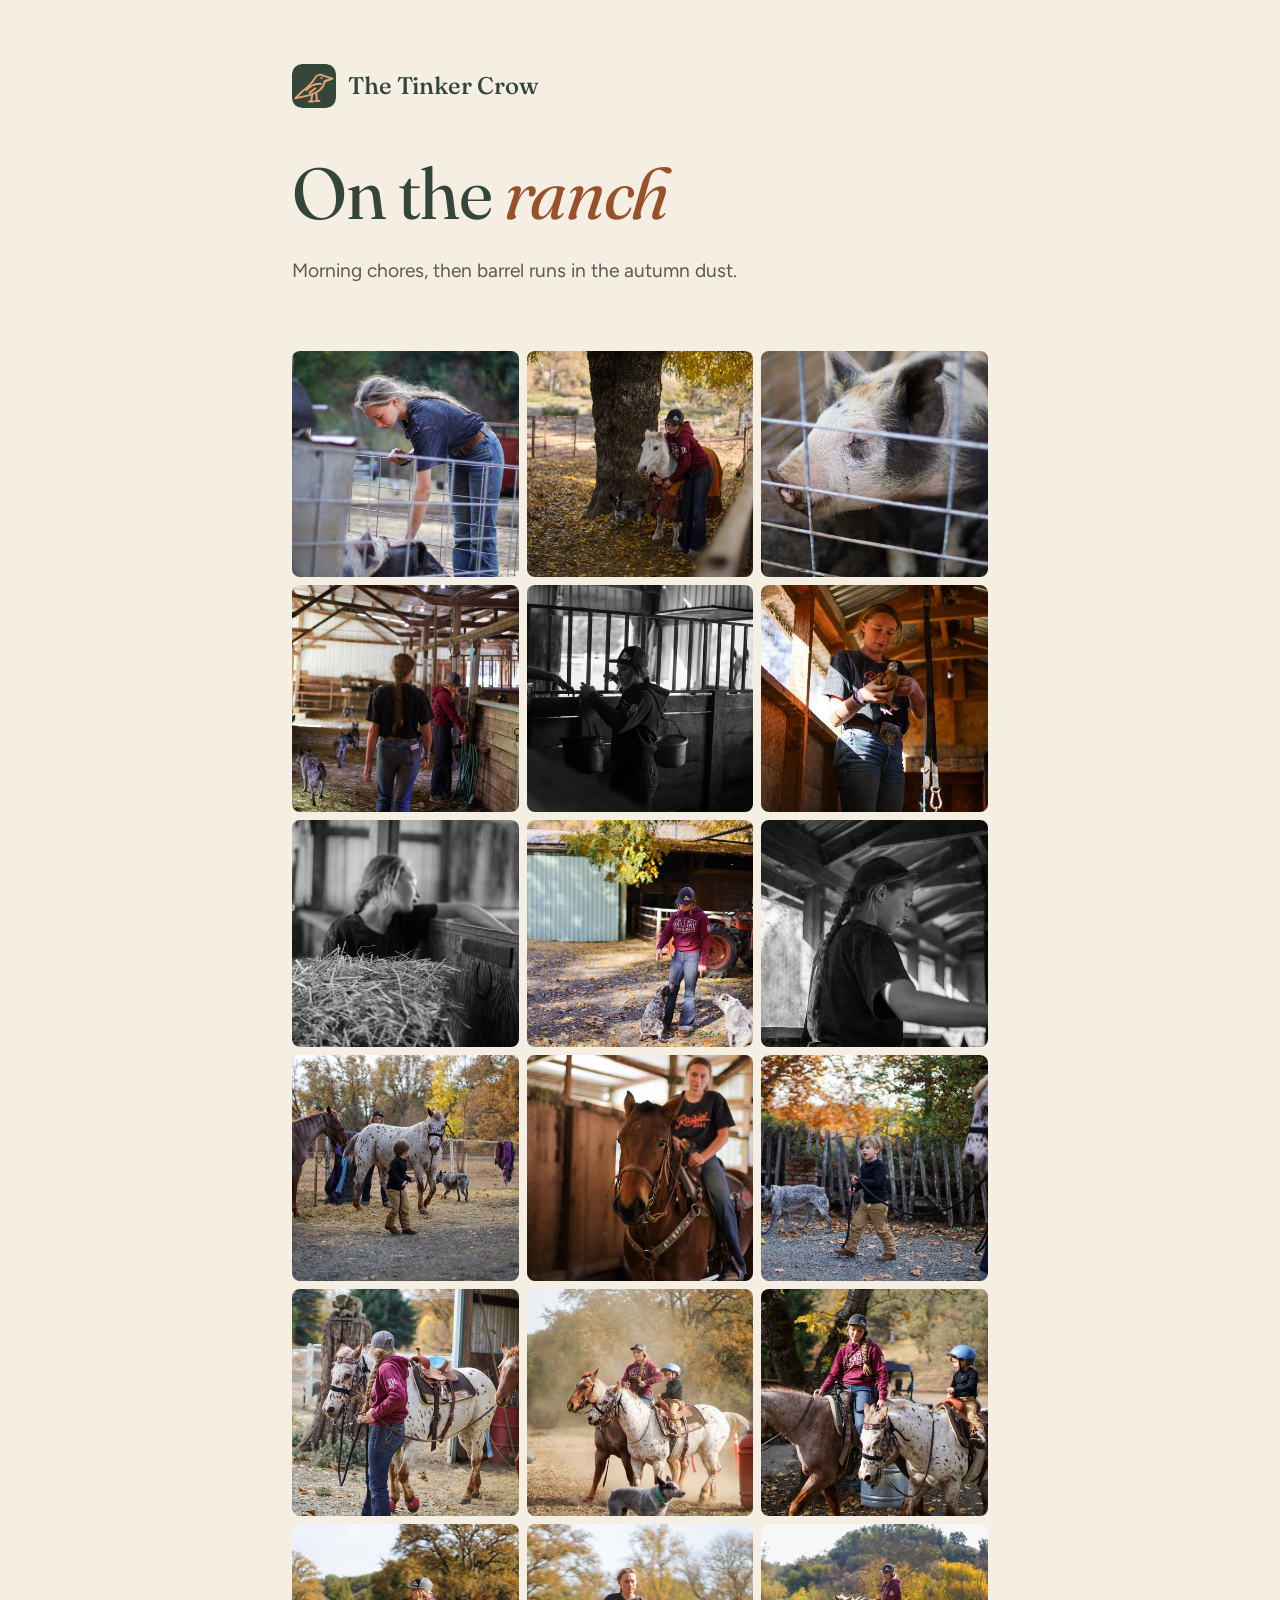
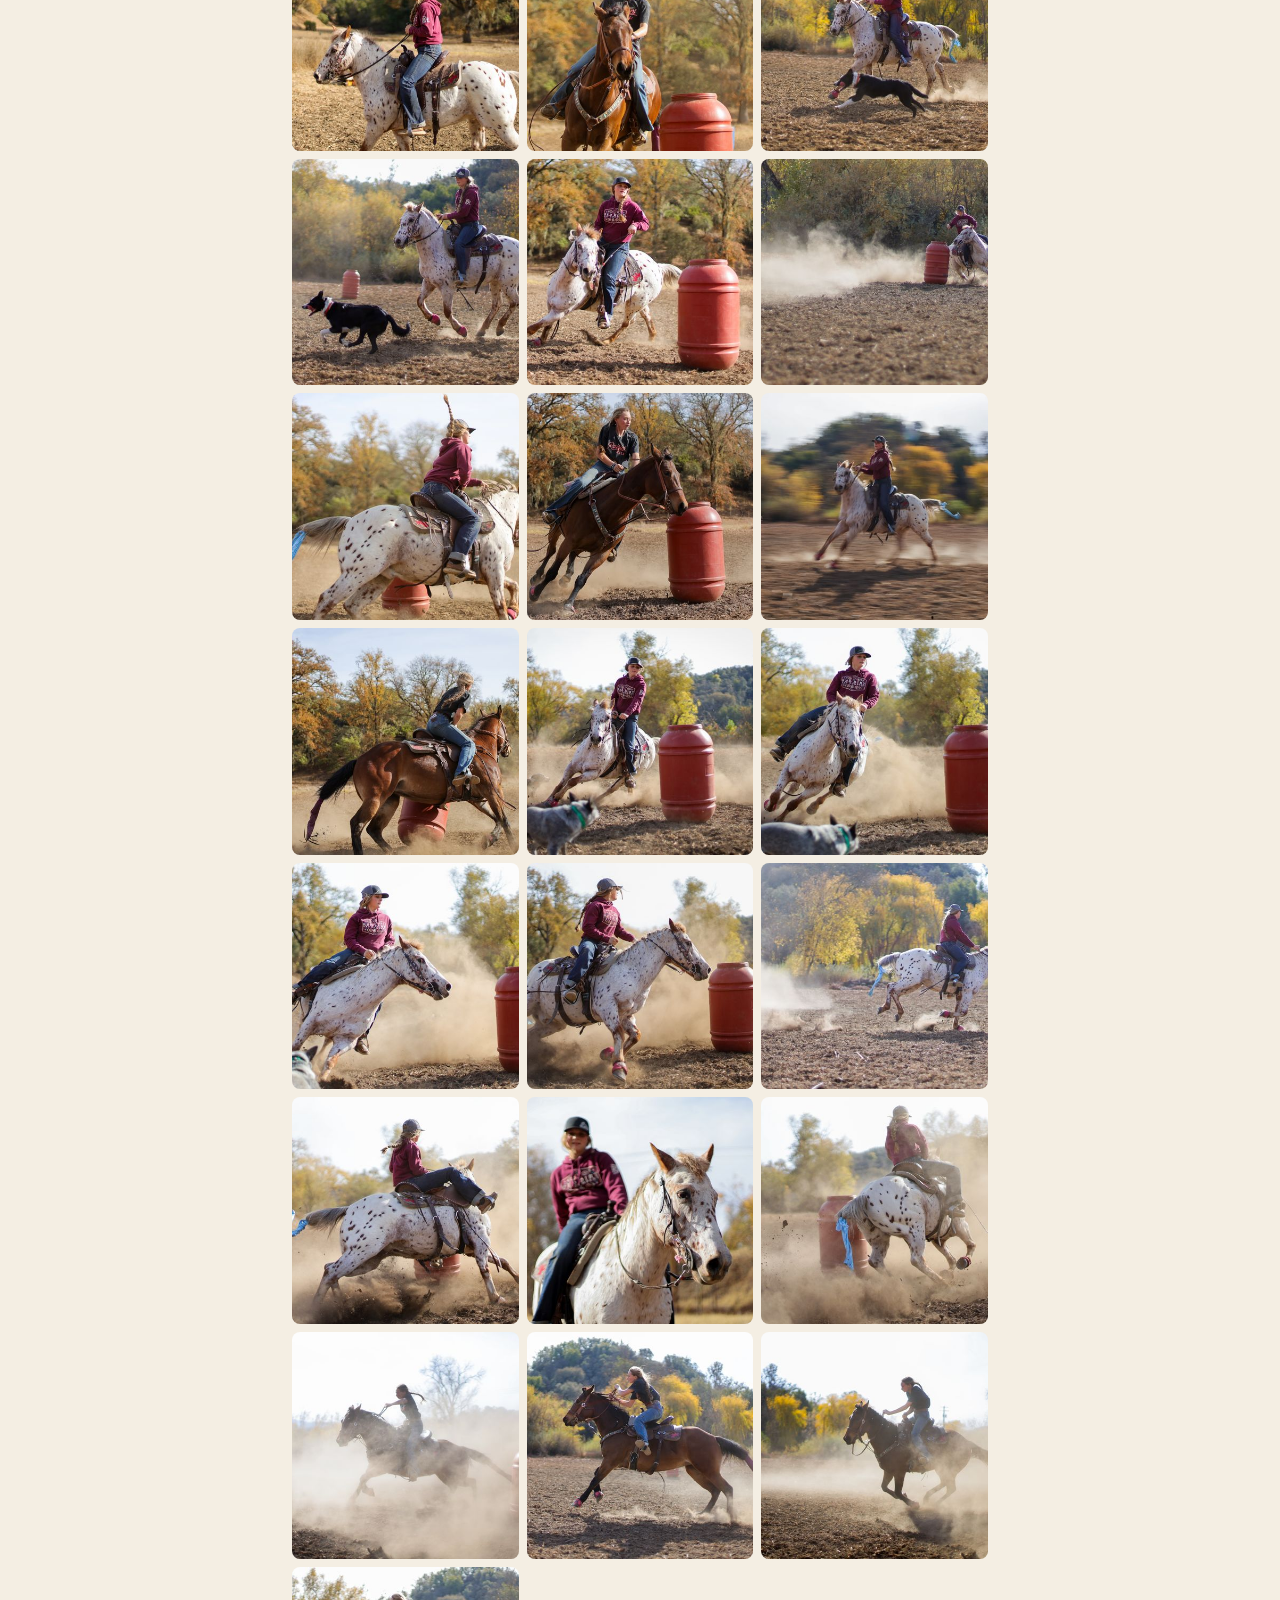
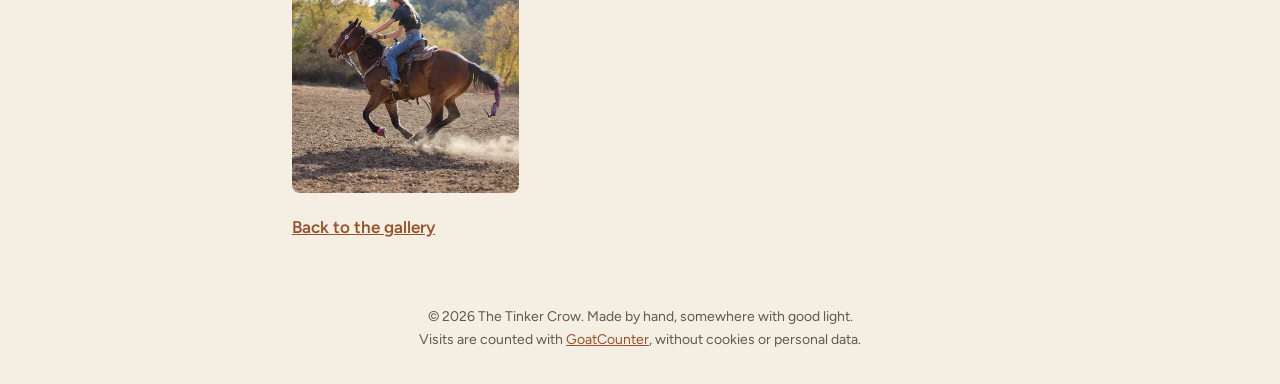
<file: ranch.html>
<!doctype html>
<html lang="en">
<head>
  <meta charset="utf-8">
  <meta name="viewport" content="width=device-width, initial-scale=1">
  <title>On the ranch — The Tinker Crow</title>
  <meta name="description" content="Photographs from a day on a ranch: morning chores, horses, dogs and barrel runs in the autumn dust.">
  <meta name="theme-color" content="#f4eee3" media="(prefers-color-scheme: light)">
  <meta name="theme-color" content="#1b221d" media="(prefers-color-scheme: dark)">
  <link rel="icon" href="/favicon.ico?v=1" sizes="32x32">
  <link rel="icon" href="/favicon.svg?v=2" type="image/svg+xml">
  <link rel="apple-touch-icon" href="/apple-touch-icon.png?v=1">
  <meta property="og:type" content="website">
  <meta property="og:url" content="https://thetinkercrow.com/ranch">
  <meta property="og:title" content="On the ranch — The Tinker Crow">
  <meta property="og:description" content="Morning chores, horses, dogs and barrel runs in the autumn dust.">
  <meta property="og:image" content="https://thetinkercrow.com/og-image.png?v=2">
  <meta name="twitter:card" content="summary_large_image">
  <link rel="stylesheet" href="/css/tokens.css">
  <link rel="stylesheet" href="/css/site.css">
  <link rel="canonical" href="https://thetinkercrow.com/ranch">
</head>
<body>
  <main>
    <p class="wordmark"><a href="/"><img src="/favicon.svg?v=2" alt="">The Tinker Crow</a></p>
    <h1>On the <em>ranch</em></h1>
    <p class="lede">Morning chores, then barrel runs in the autumn dust.</p>
    <section class="gallery" aria-label="The shoot">
      <ul>
      <li><a href="/photos/ranch-feeding-pigs.jpg"><img src="/photos/thumbs/ranch-feeding-pigs.jpg" width="426" height="640" alt="Rider leaning over a pen to feed the pigs" loading="lazy" decoding="async"></a></li>
      <li><a href="/photos/ranch-oak-and-horse.jpg"><img src="/photos/thumbs/ranch-oak-and-horse.jpg" width="640" height="426" alt="Leading a horse under a big oak carpeted in autumn leaves" loading="lazy" decoding="async"></a></li>
      <li><a href="/photos/ranch-pig.jpg"><img src="/photos/thumbs/ranch-pig.jpg" width="640" height="426" alt="Spotted pig peering through a wire fence" loading="lazy" decoding="async"></a></li>
      <li><a href="/photos/ranch-barn-aisle.jpg"><img src="/photos/thumbs/ranch-barn-aisle.jpg" width="640" height="426" alt="Morning chores down the barn aisle, a dog trotting behind" loading="lazy" decoding="async"></a></li>
      <li><a href="/photos/ranch-barn-buckets-bw.jpg"><img src="/photos/thumbs/ranch-barn-buckets-bw.jpg" width="640" height="426" alt="Filling buckets at the stalls, in black and white" loading="lazy" decoding="async"></a></li>
      <li><a href="/photos/ranch-tack-room.jpg"><img src="/photos/thumbs/ranch-tack-room.jpg" width="640" height="426" alt="Checking a phone in the tack room" loading="lazy" decoding="async"></a></li>
      <li><a href="/photos/ranch-hay-bw.jpg"><img src="/photos/thumbs/ranch-hay-bw.jpg" width="640" height="426" alt="Leaning over a stall above a pile of hay, in black and white" loading="lazy" decoding="async"></a></li>
      <li><a href="/photos/ranch-yard-dogs-tractor.jpg"><img src="/photos/thumbs/ranch-yard-dogs-tractor.jpg" width="640" height="426" alt="Walking the yard with two dogs past an orange tractor" loading="lazy" decoding="async"></a></li>
      <li><a href="/photos/ranch-barn-window-bw.jpg"><img src="/photos/thumbs/ranch-barn-window-bw.jpg" width="640" height="426" alt="Working by the barn window, in black and white" loading="lazy" decoding="async"></a></li>
      <li><a href="/photos/ranch-yard-horses.jpg"><img src="/photos/thumbs/ranch-yard-horses.jpg" width="640" height="426" alt="Horses, dogs and a small helper in the yard" loading="lazy" decoding="async"></a></li>
      <li><a href="/photos/ranch-barn-ride.jpg"><img src="/photos/thumbs/ranch-barn-ride.jpg" width="640" height="426" alt="Rider smiling on a bay horse inside the barn" loading="lazy" decoding="async"></a></li>
      <li><a href="/photos/ranch-leading-horse.jpg"><img src="/photos/thumbs/ranch-leading-horse.jpg" width="640" height="426" alt="A child leading the way past a spotted horse" loading="lazy" decoding="async"></a></li>
      <li><a href="/photos/ranch-saddled-up.jpg"><img src="/photos/thumbs/ranch-saddled-up.jpg" width="640" height="426" alt="Saddling an Appaloosa beside a chestnut horse" loading="lazy" decoding="async"></a></li>
      <li><a href="/photos/ranch-two-riders-dog.jpg"><img src="/photos/thumbs/ranch-two-riders-dog.jpg" width="426" height="640" alt="Two riders kicking up dust with a dog at their heels" loading="lazy" decoding="async"></a></li>
      <li><a href="/photos/ranch-riding-out.jpg"><img src="/photos/thumbs/ranch-riding-out.jpg" width="640" height="426" alt="A rider and a child in a helmet heading out on horseback" loading="lazy" decoding="async"></a></li>
      <li><a href="/photos/ranch-appaloosa-lope.jpg"><img src="/photos/thumbs/ranch-appaloosa-lope.jpg" width="640" height="426" alt="Appaloosa loping across the arena, ribbon tail flying" loading="lazy" decoding="async"></a></li>
      <li><a href="/photos/ranch-barrel-tall.jpg"><img src="/photos/thumbs/ranch-barrel-tall.jpg" width="426" height="640" alt="Bay horse and rider coming around a red barrel under autumn trees" loading="lazy" decoding="async"></a></li>
      <li><a href="/photos/ranch-dog-chase.jpg"><img src="/photos/thumbs/ranch-dog-chase.jpg" width="640" height="426" alt="A black-and-white dog racing an Appaloosa across the arena" loading="lazy" decoding="async"></a></li>
      <li><a href="/photos/ranch-dog-alongside.jpg"><img src="/photos/thumbs/ranch-dog-alongside.jpg" width="640" height="426" alt="The dog keeping pace beside the galloping Appaloosa" loading="lazy" decoding="async"></a></li>
      <li><a href="/photos/ranch-appaloosa-tight-turn.jpg"><img src="/photos/thumbs/ranch-appaloosa-tight-turn.jpg" width="640" height="426" alt="Appaloosa cutting tight around the barrel" loading="lazy" decoding="async"></a></li>
      <li><a href="/photos/ranch-dust-turn-far.jpg"><img src="/photos/thumbs/ranch-dust-turn-far.jpg" width="640" height="426" alt="A barrel turn far across the arena in a cloud of dust" loading="lazy" decoding="async"></a></li>
      <li><a href="/photos/ranch-appaloosa-hat-wave.jpg"><img src="/photos/thumbs/ranch-appaloosa-hat-wave.jpg" width="640" height="426" alt="Rider waving an arm high as the Appaloosa rounds the barrel" loading="lazy" decoding="async"></a></li>
      <li><a href="/photos/ranch-bay-barrel.jpg"><img src="/photos/thumbs/ranch-bay-barrel.jpg" width="640" height="426" alt="Bay horse charging past a red barrel in an autumn arena" loading="lazy" decoding="async"></a></li>
      <li><a href="/photos/ranch-appaloosa-pan.jpg"><img src="/photos/thumbs/ranch-appaloosa-pan.jpg" width="640" height="426" alt="Appaloosa at full gallop, the background streaked with motion" loading="lazy" decoding="async"></a></li>
      <li><a href="/photos/ranch-bay-digging-in.jpg"><img src="/photos/thumbs/ranch-bay-digging-in.jpg" width="640" height="426" alt="Bay horse digging in at the barrel, kicking up dirt" loading="lazy" decoding="async"></a></li>
      <li><a href="/photos/ranch-turn-with-dogs.jpg"><img src="/photos/thumbs/ranch-turn-with-dogs.jpg" width="640" height="426" alt="Appaloosa turning the barrel with two dogs at its feet" loading="lazy" decoding="async"></a></li>
      <li><a href="/photos/ranch-turn-dog-close.jpg"><img src="/photos/thumbs/ranch-turn-dog-close.jpg" width="640" height="426" alt="A blue heeler right under the Appaloosa through the turn" loading="lazy" decoding="async"></a></li>
      <li><a href="/photos/ranch-turn-dust-spray.jpg"><img src="/photos/thumbs/ranch-turn-dust-spray.jpg" width="640" height="426" alt="Dust spraying as the Appaloosa leans into the barrel" loading="lazy" decoding="async"></a></li>
      <li><a href="/photos/ranch-appaloosa-dust-turn.jpg"><img src="/photos/thumbs/ranch-appaloosa-dust-turn.jpg" width="640" height="426" alt="Appaloosa spinning around a barrel in a cloud of dust" loading="lazy" decoding="async"></a></li>
      <li><a href="/photos/ranch-appaloosa-run-dog.jpg"><img src="/photos/thumbs/ranch-appaloosa-run-dog.jpg" width="640" height="426" alt="Appaloosa running the pattern with a dog far behind" loading="lazy" decoding="async"></a></li>
      <li><a href="/photos/ranch-appaloosa-kick.jpg"><img src="/photos/thumbs/ranch-appaloosa-kick.jpg" width="640" height="426" alt="Appaloosa pushing off from the barrel, hooves kicking up dirt" loading="lazy" decoding="async"></a></li>
      <li><a href="/photos/ranch-rider-portrait.jpg"><img src="/photos/thumbs/ranch-rider-portrait.jpg" width="640" height="426" alt="Rider on a spotted Appaloosa, smiling under a ball cap" loading="lazy" decoding="async"></a></li>
      <li><a href="/photos/ranch-appaloosa-dust-away.jpg"><img src="/photos/thumbs/ranch-appaloosa-dust-away.jpg" width="640" height="426" alt="Appaloosa driving away from the barrel in a wall of dust" loading="lazy" decoding="async"></a></li>
      <li><a href="/photos/ranch-bay-dust-far.jpg"><img src="/photos/thumbs/ranch-bay-dust-far.jpg" width="640" height="426" alt="A dark horse and rider rounding a barrel in drifting dust" loading="lazy" decoding="async"></a></li>
      <li><a href="/photos/ranch-bay-gallop.jpg"><img src="/photos/thumbs/ranch-bay-gallop.jpg" width="640" height="426" alt="Bay horse in full stride under autumn hills" loading="lazy" decoding="async"></a></li>
      <li><a href="/photos/ranch-bay-dust-close.jpg"><img src="/photos/thumbs/ranch-bay-dust-close.jpg" width="640" height="426" alt="Bay horse and rider pushing through a haze of dust" loading="lazy" decoding="async"></a></li>
      <li><a href="/photos/ranch-bay-stride.jpg"><img src="/photos/thumbs/ranch-bay-stride.jpg" width="640" height="426" alt="Bay horse stretching out across the arena" loading="lazy" decoding="async"></a></li>
      </ul>
      <p class="more"><a href="/gallery">Back to the gallery</a></p>
    </section>
  </main>
  <footer><p>&copy; 2026 The Tinker Crow. Made by hand, somewhere with good light.</p>
    <p>Visits are counted with <a href="https://www.goatcounter.com/">GoatCounter</a>, without cookies or personal data.</p></footer>
<script data-goatcounter="https://thetinkercrow.goatcounter.com/count" async src="/count.js?v=1"></script>
</body>
</html>
</file>
<file: css/tokens.css>
/* The Tinker Crow design tokens: fonts and the Apothecary palette.
   The one place colors are defined; keep in sync with brand/README.md. */

/* Self-hosted, never Google Fonts: the site makes no third-party requests,
   so a visit leaves no trail anywhere but GitHub Pages. Until the .woff2
   files are in fonts/ (see fonts/README.md), the fallbacks in the stacks
   below render instead; nothing breaks. */
@font-face {
  font-family: "Fraunces"; src: url("/fonts/Fraunces.woff2") format("woff2");
  font-weight: 300 700; font-style: normal; font-display: swap;
}
@font-face {
  font-family: "Fraunces"; src: url("/fonts/Fraunces-Italic.woff2") format("woff2");
  font-weight: 300 700; font-style: italic; font-display: swap;
}
@font-face {
  font-family: "Figtree"; src: url("/fonts/Figtree.woff2") format("woff2");
  font-weight: 400 700; font-display: swap;
}
@font-face {
  font-family: "Caveat"; src: url("/fonts/Caveat.woff2") format("woff2");
  font-weight: 400 700; font-display: swap;
}

:root {
  --font-display: "Fraunces", Georgia, "Times New Roman", serif;
  --font-body: "Figtree", system-ui, -apple-system, "Segoe UI", sans-serif;
  --font-hand: "Caveat", "Bradley Hand", "Segoe Print", cursive;

  /* Apothecary palette, daylight. --sage is 3.15:1 on --bg: decoration and
     large display only, never body text. */
  --bg: #f4eee3; --card: #fbf7ef; --ink: #2b2a26; --forest: #34463a;
  --muted: #5e5a50; --accent: #97522b; --sage: #7d8b6a; --line: #dcd2bf;
  --on-forest: #fbf7ef;

  /* Gallery color swatches. They name the photo groups, so they stay the
     same in both themes; each swatch also carries its color as text. */
  --sw-green: #5f8a3a; --sw-yellow: #e0b52e; --sw-oranges: #c8642a;
  --sw-reds: #b8322a; --sw-pinks: #d9548f; --sw-purple: #7d4fa0;
  --sw-blues: #3f6fa8; --sw-grays: #8a8a86; --sw-whites: #f3efe6;

  /* Pastels from the birds doodle, for the gallery divider. Decorative only. */
  --doodle-blue: #8fc3d6; --doodle-violet: #a99bd1; --doodle-pink: #e8a9b8;
}
/* Night garden. Every text color re-measured against this --bg. */
@media (prefers-color-scheme: dark) {
  :root {
    --bg: #1b221d; --card: #242d27; --ink: #efe7d8; --forest: #c9d6bc;
    --muted: #b5ad9c; --accent: #e0a177; --sage: #8fa07a; --line: #36423a;
    --on-forest: #1b221d;
  }
}
</file>
<file: css/site.css>
/* TheTinkerCrow.com page styles. Colors and fonts come from tokens.css;
   no hex values here. Sizes in rem so browser and OS text settings apply. */

* { box-sizing: border-box; }
body {
  /* svh, not vh: on iOS 100vh is taller than the visible screen (the DwelLogs
     site hit this first). vh stays as the fallback. */
  margin: 0; min-height: 100vh; min-height: 100svh;
  display: flex; flex-direction: column; overflow-x: clip;
  background: var(--bg); color: var(--ink);
  font: 1.0625rem/1.65 var(--font-body);
}
a { color: var(--accent); }
:focus-visible { outline: 0.1875rem solid var(--accent); outline-offset: 0.1875rem; border-radius: 0.25rem; }

/* Botanical sprig in the corner. Decorative, fixed, behind the content. */
.sprig {
  position: fixed; top: -1rem; right: -1rem; z-index: 0; pointer-events: none;
  width: min(34vw, 18rem); color: var(--sage); opacity: .7;
}
.sprig svg { display: block; width: 100%; height: auto; }

main, footer { position: relative; z-index: 1; }
main { flex: 1; width: 100%; max-width: 46rem; margin: 0 auto; padding: 4rem 1.25rem 2.5rem; }

.wordmark {
  display: flex; align-items: center; gap: 0.75rem; margin: 0 0 3rem;
  font-family: var(--font-display); font-size: 1.5rem; font-weight: 500; color: var(--forest);
}
.wordmark img { width: 2.75rem; height: 2.75rem; border-radius: 0.625rem; }
.wordmark a { display: inline-flex; align-items: center; gap: 0.75rem; color: inherit; text-decoration: none; }

.moons { display: block; width: 8.75rem; height: auto; color: var(--sage); margin: 0 0 1.5rem; }

h1 {
  margin: 0 0 1.5rem; font-family: var(--font-display); font-weight: 400;
  font-size: clamp(2.5rem, 8vw, 4.5rem); line-height: 1.04; letter-spacing: -0.02em;
  color: var(--forest);
}
h1 em { font-style: italic; color: var(--accent); }
.lede { margin: 0 0 2rem; max-width: 34em; font-size: 1.2rem; color: var(--muted); }

.mediums { list-style: none; padding: 0; margin: 0 0 2rem; display: flex; flex-wrap: wrap; gap: 0.625rem; }
.mediums li {
  padding: 0.375rem 1rem; border: 1px solid var(--line); border-radius: 999px;
  background: var(--card); font-size: 0.95rem; color: var(--forest);
}
.mediums li.next { border-style: dashed; border-color: var(--accent); color: var(--accent); font-style: italic; }
/* Mediums with a gallery group are buttons into it: the link fills the pill
   and the pill lights up copper on hover and focus. Mediums with no group yet
   (Wood, Tumbled stone) drop the fill so they read as labels, not buttons. */
.mediums li:has(a) { padding: 0; }
.mediums li:not(:has(a)) { background: none; }
.mediums li a {
  display: block; padding: 0.375rem 1rem; border-radius: 999px;
  color: inherit; text-decoration: none;
}
.mediums li:has(a):hover, .mediums li:has(a:focus-visible) { border-color: var(--accent); color: var(--accent); }

/* Hand-font note, kept level. A 1.5deg tilt read as a rendering glitch
   rather than a hand-placed note; the font carries the handwritten feel. */
.note {
  margin: 0 0 2.5rem; font-family: var(--font-hand); font-size: 1.75rem; line-height: 1.2;
  color: var(--accent);
}

.soon {
  display: inline-block; padding: 0.5rem 1.25rem; border-radius: 999px;
  background: var(--forest); color: var(--on-forest); font-weight: 600; font-size: 0.95rem;
}

/* Photo preview: a square grid of thumbnails, each linking to the full
   image. Square crops keep the mixed portrait/landscape set tidy. */
.gallery { margin-top: 4rem; }
.gallery + .gallery { margin-top: 3rem; }
.gallery h2, .gallery h3 {
  margin: 0 0 1.25rem; font-family: var(--font-display); font-weight: 400;
  font-size: 1.75rem; color: var(--forest);
}
.gallery ul {
  list-style: none; padding: 0; margin: 0;
  display: grid; grid-template-columns: repeat(3, minmax(0, 1fr)); gap: 0.5rem;
}
.gallery a { display: block; border-radius: 0.5rem; }
.gallery img {
  display: block; width: 100%; height: auto; aspect-ratio: 1; object-fit: cover;
  border-radius: 0.5rem; background: var(--card);
}
.gallery .more { margin: 1.25rem 0 0; font-weight: 600; }

/* Gallery page: two parts (made by hand, photographs), each a run of
   .gallery sections, with a jump list at the top. */
.jump p { margin: 1.5rem 0 0.5rem; font-weight: 600; }
.jump ul { list-style: none; padding: 0; margin: 0; display: flex; flex-wrap: wrap; gap: 0.5rem; }
.jump li a {
  display: inline-flex; align-items: center; gap: 0.5rem; padding: 0.3rem 0.875rem;
  border: 1px solid var(--line); border-radius: 999px; background: var(--card);
  color: var(--forest); font-size: 0.95rem; text-decoration: none;
}
.jump li a:hover { border-color: var(--accent); }
.part { margin-top: 4.5rem; }
.part > h2 {
  margin: 0; font-family: var(--font-display); font-weight: 400;
  font-size: clamp(2rem, 6vw, 2.75rem); line-height: 1.1; color: var(--forest);
}
.part .gallery { margin-top: 2.5rem; }
.gallery h3 { display: flex; align-items: center; gap: 0.625rem; font-size: 1.5rem; }
.swatch {
  flex: none; width: 0.875rem; height: 0.875rem; border-radius: 50%;
  border: 1px solid var(--line);
}
.sw-green { background: var(--sw-green); }   .sw-yellow { background: var(--sw-yellow); }
.sw-oranges { background: var(--sw-oranges); } .sw-reds { background: var(--sw-reds); }
.sw-pinks { background: var(--sw-pinks); }   .sw-purple { background: var(--sw-purple); }
.sw-blues { background: var(--sw-blues); }   .sw-grays { background: var(--sw-grays); }
.sw-whites { background: var(--sw-whites); }

footer { padding: 1.5rem 1.25rem 2rem; text-align: center; font-size: 0.875rem; color: var(--muted); }
footer p { max-width: 36em; margin: 0 auto; }

/* 404 page: the chalk duck from the gallery, redrawn as line art. */
.duck { display: block; width: min(16rem, 70%); height: auto; margin: 0 0 1.5rem; }
.duck-line { fill: none; stroke: var(--ink); stroke-width: 2.6; stroke-linecap: round; stroke-linejoin: round; }
.duck-eye { fill: var(--ink); }
.duck-bill { fill: var(--accent); }
.duck-feet { fill: none; stroke: var(--accent); stroke-width: 2.2; stroke-linecap: round; }

/* Birds-on-a-branch divider between the gallery's two parts, redrawn from the
   sketchbook doodle. Decorative; hidden from screen readers in the HTML. */
.birds { display: block; width: 100%; max-width: 34rem; height: auto; margin: 4.5rem auto 0; }
.b-branch { fill: none; stroke: var(--accent); stroke-width: 2.6; stroke-linecap: round; }
.b-branch.thin { stroke-width: 1.8; }
.b-leaf { fill: var(--sage); }
.b-bud { fill: var(--doodle-pink); }
.b-bird.blue { fill: var(--doodle-blue); }
.b-bird.violet { fill: var(--doodle-violet); }
.b-beak { fill: var(--accent); }
.b-eye { fill: var(--ink); }
</file>
